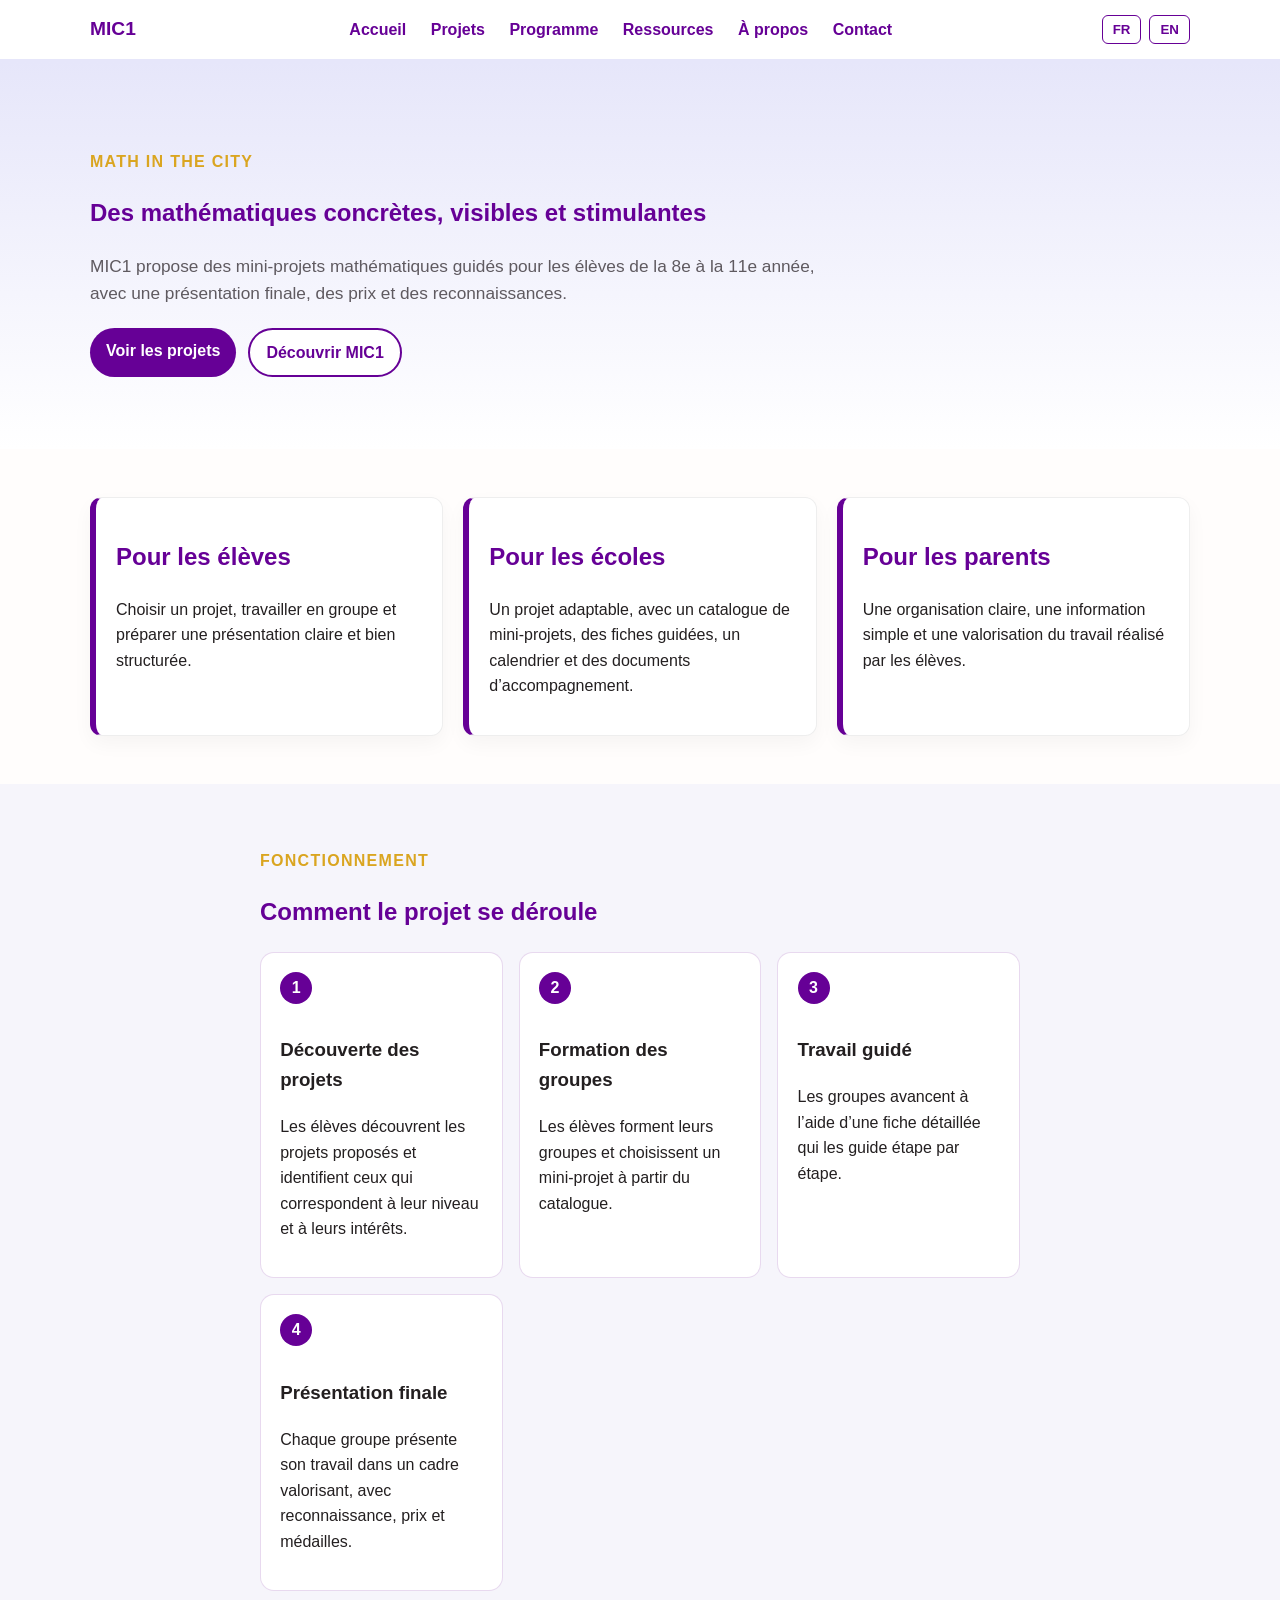
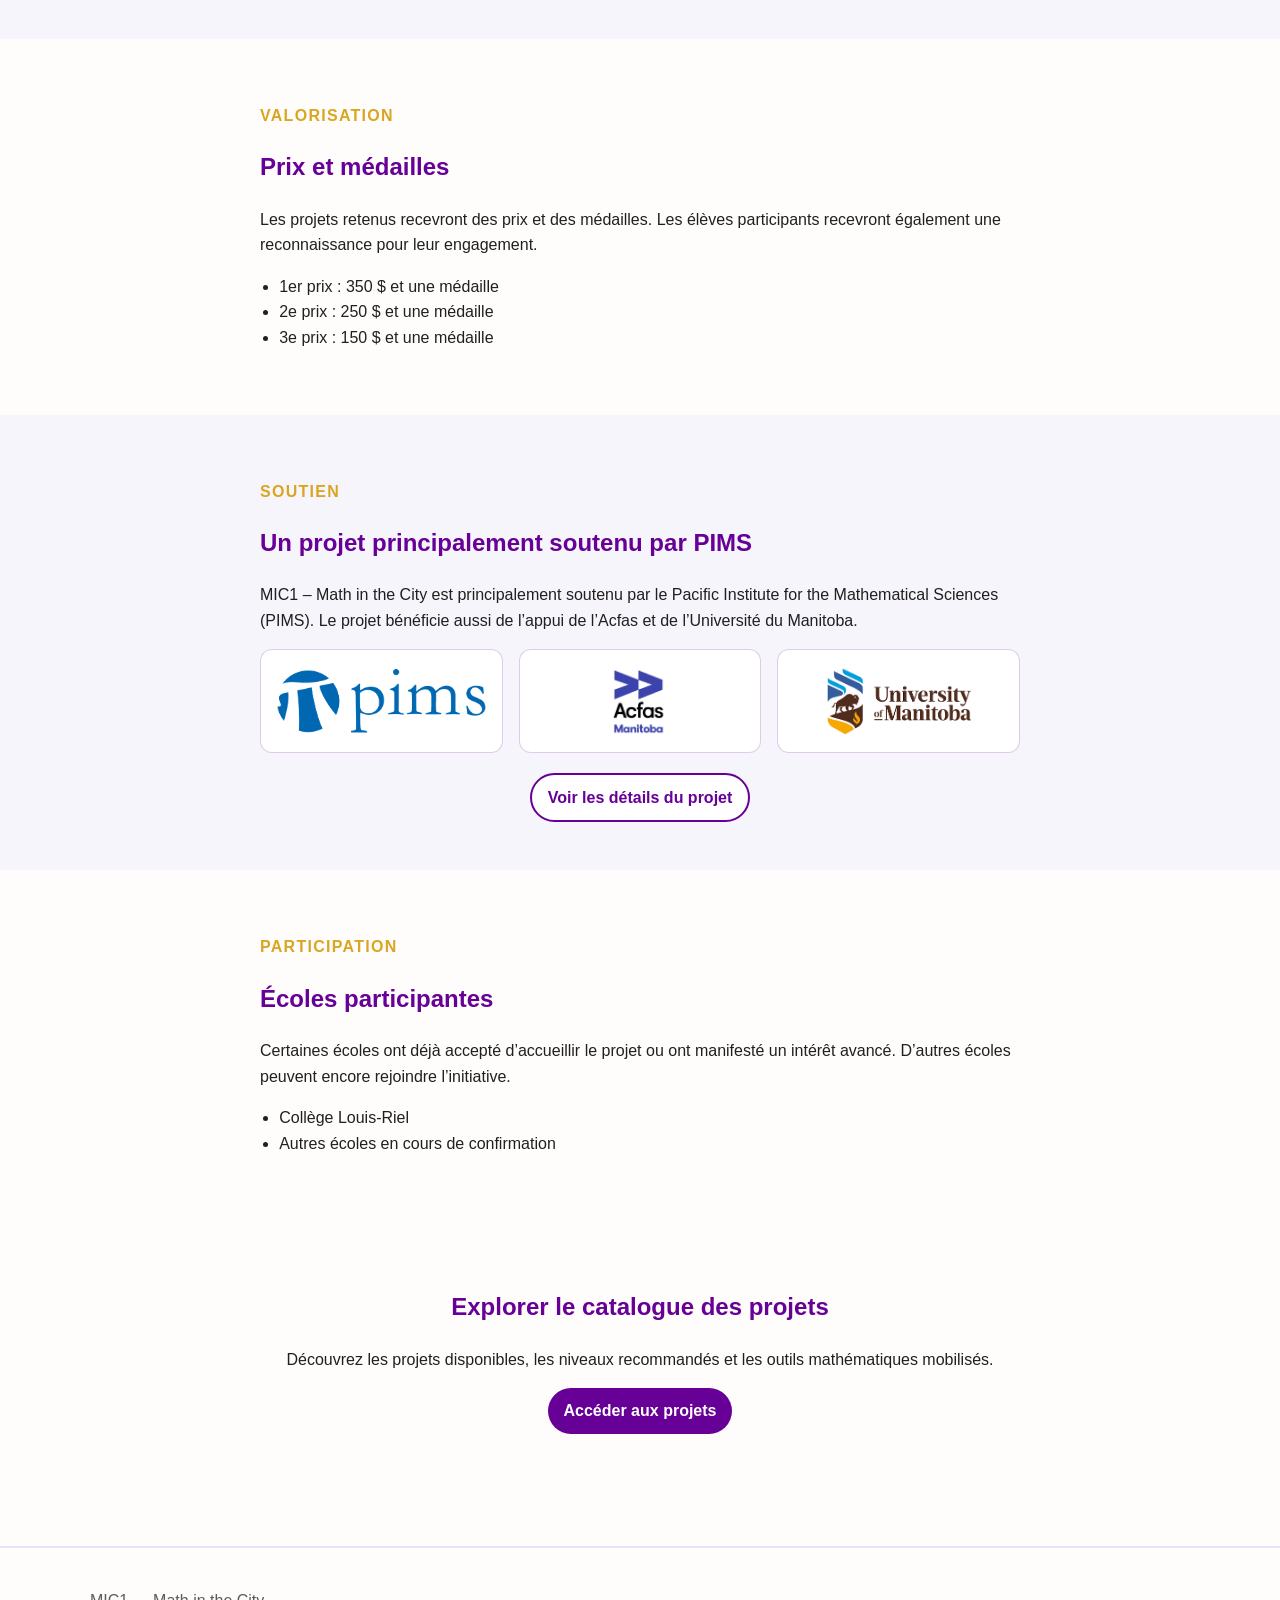
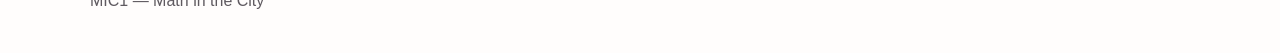
<file: index.html>
<!DOCTYPE html>
<html lang="fr">
<head>
  <meta charset="UTF-8" />
  <meta name="viewport" content="width=device-width, initial-scale=1.0" />
  <title>MIC1 — Math in the City</title>
  <link rel="stylesheet" href="styles.css" />
</head>

<body data-page="index">
  <header class="site-header">
    <div class="container nav">
      <div class="brand">MIC1</div>

      
      <nav>
  <a href="index.html" data-fr="Accueil" data-en="Home">Accueil</a>
  <a href="projects.html" data-fr="Projets" data-en="Projects">Projets</a>
  <a href="programme.html" data-fr="Programme" data-en="Program">Programme</a>
  <a href="resources.html" data-fr="Ressources" data-en="Resources">Ressources</a>
  <a href="about.html" data-fr="À propos" data-en="About">À propos</a>
  <a href="contact.html" data-fr="Contact" data-en="Contact">Contact</a>
</nav>

      <div class="lang-switch">
        <button type="button" data-lang="fr">FR</button>
        <button type="button" data-lang="en">EN</button>
      </div>
    </div>
  </header>

  <main>
    <section class="hero">
      <div class="container">
        <p class="eyebrow"
           data-fr="Math in the City"
           data-en="Math in the City">
          Math in the City
        </p>

        <h1
          data-fr="Des mathématiques concrètes, visibles et stimulantes"
          data-en="Concrete, visible, and engaging mathematics">
          Des mathématiques concrètes, visibles et stimulantes
        </h1>

        <p class="lead"
           data-fr="MIC1 propose des mini-projets mathématiques guidés pour les élèves de la 8e à la 11e année, avec une présentation finale, des prix et des reconnaissances."
           data-en="MIC1 offers guided mathematical mini-projects for students in Grades 8 to 11, with a final presentation, prizes, and recognition.">
          MIC1 propose des mini-projets mathématiques guidés pour les élèves de la 8e à la 11e année, avec une présentation finale, des prix et des reconnaissances.
        </p>

        <div class="cta-row">
          <a class="btn btn-primary" href="projects.html"
             data-fr="Voir les projets"
             data-en="View projects">
            Voir les projets
          </a>

          <a class="btn btn-secondary" href="about.html"
             data-fr="Découvrir MIC1"
             data-en="Discover MIC1">
            Découvrir MIC1
          </a>
        </div>
      </div>
    </section>

    <section class="section">
      <div class="container grid-3">
        <article class="card">
          <h2
            data-fr="Pour les élèves"
            data-en="For students">
            Pour les élèves
          </h2>

          <p
            data-fr="Choisir un projet, travailler en groupe et préparer une présentation claire et bien structurée."
            data-en="Choose a project, work in a team, and prepare a clear and well-structured presentation.">
            Choisir un projet, travailler en groupe et préparer une présentation claire et bien structurée.
          </p>
        </article>

        <article class="card">
          <h2
            data-fr="Pour les écoles"
            data-en="For schools">
            Pour les écoles
          </h2>

          <p
            data-fr="Un projet adaptable, avec un catalogue de mini-projets, des fiches guidées, un calendrier et des documents d’accompagnement."
            data-en="A flexible project with a catalogue of mini-projects, guided sheets, a timeline, and supporting documents.">
            Un projet adaptable, avec un catalogue de mini-projets, des fiches guidées, un calendrier et des documents d’accompagnement.
          </p>
        </article>

        <article class="card">
          <h2
            data-fr="Pour les parents"
            data-en="For parents">
            Pour les parents
          </h2>

          <p
            data-fr="Une organisation claire, une information simple et une valorisation du travail réalisé par les élèves."
            data-en="Clear organization, simple information, and recognition of the work completed by students.">
            Une organisation claire, une information simple et une valorisation du travail réalisé par les élèves.
          </p>
        </article>
      </div>
    </section>

    <section class="section alt-section">
      <div class="container narrow">
        <p class="eyebrow"
           data-fr="Fonctionnement"
           data-en="How it works">
          Fonctionnement
        </p>

        <h2
          data-fr="Comment le projet se déroule"
          data-en="How the project works">
          Comment le projet se déroule
        </h2>

        <div class="steps-grid">
          <div class="step-card">
            <span class="step-number">1</span>

            <h3
              data-fr="Découverte des projets"
              data-en="Project discovery">
              Découverte des projets
            </h3>

            <p
              data-fr="Les élèves découvrent les projets proposés et identifient ceux qui correspondent à leur niveau et à leurs intérêts."
              data-en="Students explore the proposed projects and identify those that match their level and interests.">
              Les élèves découvrent les projets proposés et identifient ceux qui correspondent à leur niveau et à leurs intérêts.
            </p>
          </div>

          <div class="step-card">
            <span class="step-number">2</span>

            <h3
              data-fr="Formation des groupes"
              data-en="Team formation">
              Formation des groupes
            </h3>

            <p
              data-fr="Les élèves forment leurs groupes et choisissent un mini-projet à partir du catalogue."
              data-en="Students form teams and choose a mini-project from the catalogue.">
              Les élèves forment leurs groupes et choisissent un mini-projet à partir du catalogue.
            </p>
          </div>

          <div class="step-card">
            <span class="step-number">3</span>

            <h3
              data-fr="Travail guidé"
              data-en="Guided work">
              Travail guidé
            </h3>

            <p
              data-fr="Les groupes avancent à l’aide d’une fiche détaillée qui les guide étape par étape."
              data-en="Teams work with a detailed sheet that guides them step by step.">
              Les groupes avancent à l’aide d’une fiche détaillée qui les guide étape par étape.
            </p>
          </div>

          <div class="step-card">
            <span class="step-number">4</span>

            <h3
              data-fr="Présentation finale"
              data-en="Final presentation">
              Présentation finale
            </h3>

            <p
              data-fr="Chaque groupe présente son travail dans un cadre valorisant, avec reconnaissance, prix et médailles."
              data-en="Each team presents its work in a rewarding setting, with recognition, prizes, and medals.">
              Chaque groupe présente son travail dans un cadre valorisant, avec reconnaissance, prix et médailles.
            </p>
          </div>
        </div>
      </div>
    </section>

    <section class="section">
      <div class="container narrow">
        <p class="eyebrow"
           data-fr="Valorisation"
           data-en="Recognition">
          Valorisation
        </p>

        <h2
          data-fr="Prix et médailles"
          data-en="Prizes and medals">
          Prix et médailles
        </h2>

        <p
          data-fr="Les projets retenus recevront des prix et des médailles. Les élèves participants recevront également une reconnaissance pour leur engagement."
          data-en="Selected projects will receive prizes and medals. Participating students will also receive recognition for their engagement.">
          Les projets retenus recevront des prix et des médailles. Les élèves participants recevront également une reconnaissance pour leur engagement.
        </p>

        <ul class="awards-list">
          <li
            data-fr="1er prix : 350 $ et une médaille"
            data-en="1st prize: $350 and a medal">
            1er prix : 350 $ et une médaille
          </li>

          <li
            data-fr="2e prix : 250 $ et une médaille"
            data-en="2nd prize: $250 and a medal">
            2e prix : 250 $ et une médaille
          </li>

          <li
            data-fr="3e prix : 150 $ et une médaille"
            data-en="3rd prize: $150 and a medal">
            3e prix : 150 $ et une médaille
          </li>
        </ul>
      </div>
    </section>

    <section class="section alt-section">
      <div class="container narrow">
        <p class="eyebrow"
           data-fr="Soutien"
           data-en="Support">
          Soutien
        </p>

        <h2
          data-fr="Un projet principalement soutenu par PIMS"
          data-en="A project primarily supported by PIMS">
          Un projet principalement soutenu par PIMS
        </h2>

        <p
          data-fr="MIC1 – Math in the City est principalement soutenu par le Pacific Institute for the Mathematical Sciences (PIMS). Le projet bénéficie aussi de l’appui de l’Acfas et de l’Université du Manitoba."
          data-en="MIC1 – Math in the City is primarily supported by the Pacific Institute for the Mathematical Sciences (PIMS). The project also receives support from Acfas and the University of Manitoba.">
          MIC1 – Math in the City est principalement soutenu par le Pacific Institute for the Mathematical Sciences (PIMS). Le projet bénéficie aussi de l’appui de l’Acfas et de l’Université du Manitoba.
        </p>

        <div class="logo-grid">
          <div class="logo-card">
            <img src="images/logo-pims.png" alt="Pacific Institute for the Mathematical Sciences" />
          </div>

          <div class="logo-card">
            <img src="images/logo-acfas.png" alt="Acfas" />
          </div>

          <div class="logo-card">
            <img src="images/logo-umath.png" alt="University of Manitoba Department of Mathematics" />
          </div>
        </div>

        <div class="center-button">
          <a class="btn btn-secondary" href="about.html"
             data-fr="Voir les détails du projet"
             data-en="See project details">
            Voir les détails du projet
          </a>
        </div>
      </div>
    </section>

    <section class="section">
      <div class="container narrow">
        <p class="eyebrow"
           data-fr="Participation"
           data-en="Participation">
          Participation
        </p>

        <h2
          data-fr="Écoles participantes"
          data-en="Participating schools">
          Écoles participantes
        </h2>

        <p
          data-fr="Certaines écoles ont déjà accepté d’accueillir le projet ou ont manifesté un intérêt avancé. D’autres écoles peuvent encore rejoindre l’initiative."
          data-en="Some schools have already agreed to host the project or have expressed strong interest. Other schools can still join the initiative.">
          Certaines écoles ont déjà accepté d’accueillir le projet ou ont manifesté un intérêt avancé. D’autres écoles peuvent encore rejoindre l’initiative.
        </p>

        <ul class="schools-list">
          <li
            data-fr="Collège Louis-Riel"
            data-en="Collège Louis-Riel">
            Collège Louis-Riel
          </li>

          <li
            data-fr="Autres écoles en cours de confirmation"
            data-en="Other schools to be confirmed">
            Autres écoles en cours de confirmation
          </li>
        </ul>
      </div>
    </section>

    <section class="section cta-section">
      <div class="container narrow center-text">
        <h2
          data-fr="Explorer le catalogue des projets"
          data-en="Explore the project catalogue">
          Explorer le catalogue des projets
        </h2>

        <p
          data-fr="Découvrez les projets disponibles, les niveaux recommandés et les outils mathématiques mobilisés."
          data-en="Discover the available projects, recommended grade levels, and mathematical tools involved.">
          Découvrez les projets disponibles, les niveaux recommandés et les outils mathématiques mobilisés.
        </p>

        <a class="btn btn-primary" href="projects.html"
           data-fr="Accéder aux projets"
           data-en="Go to projects">
          Accéder aux projets
        </a>
      </div>
    </section>
  </main>

  <footer class="site-footer">
    <div class="container">
      <p>MIC1 — Math in the City</p>
    </div>
  </footer>

  <script src="app.js"></script>
</body>
</html>
</file>
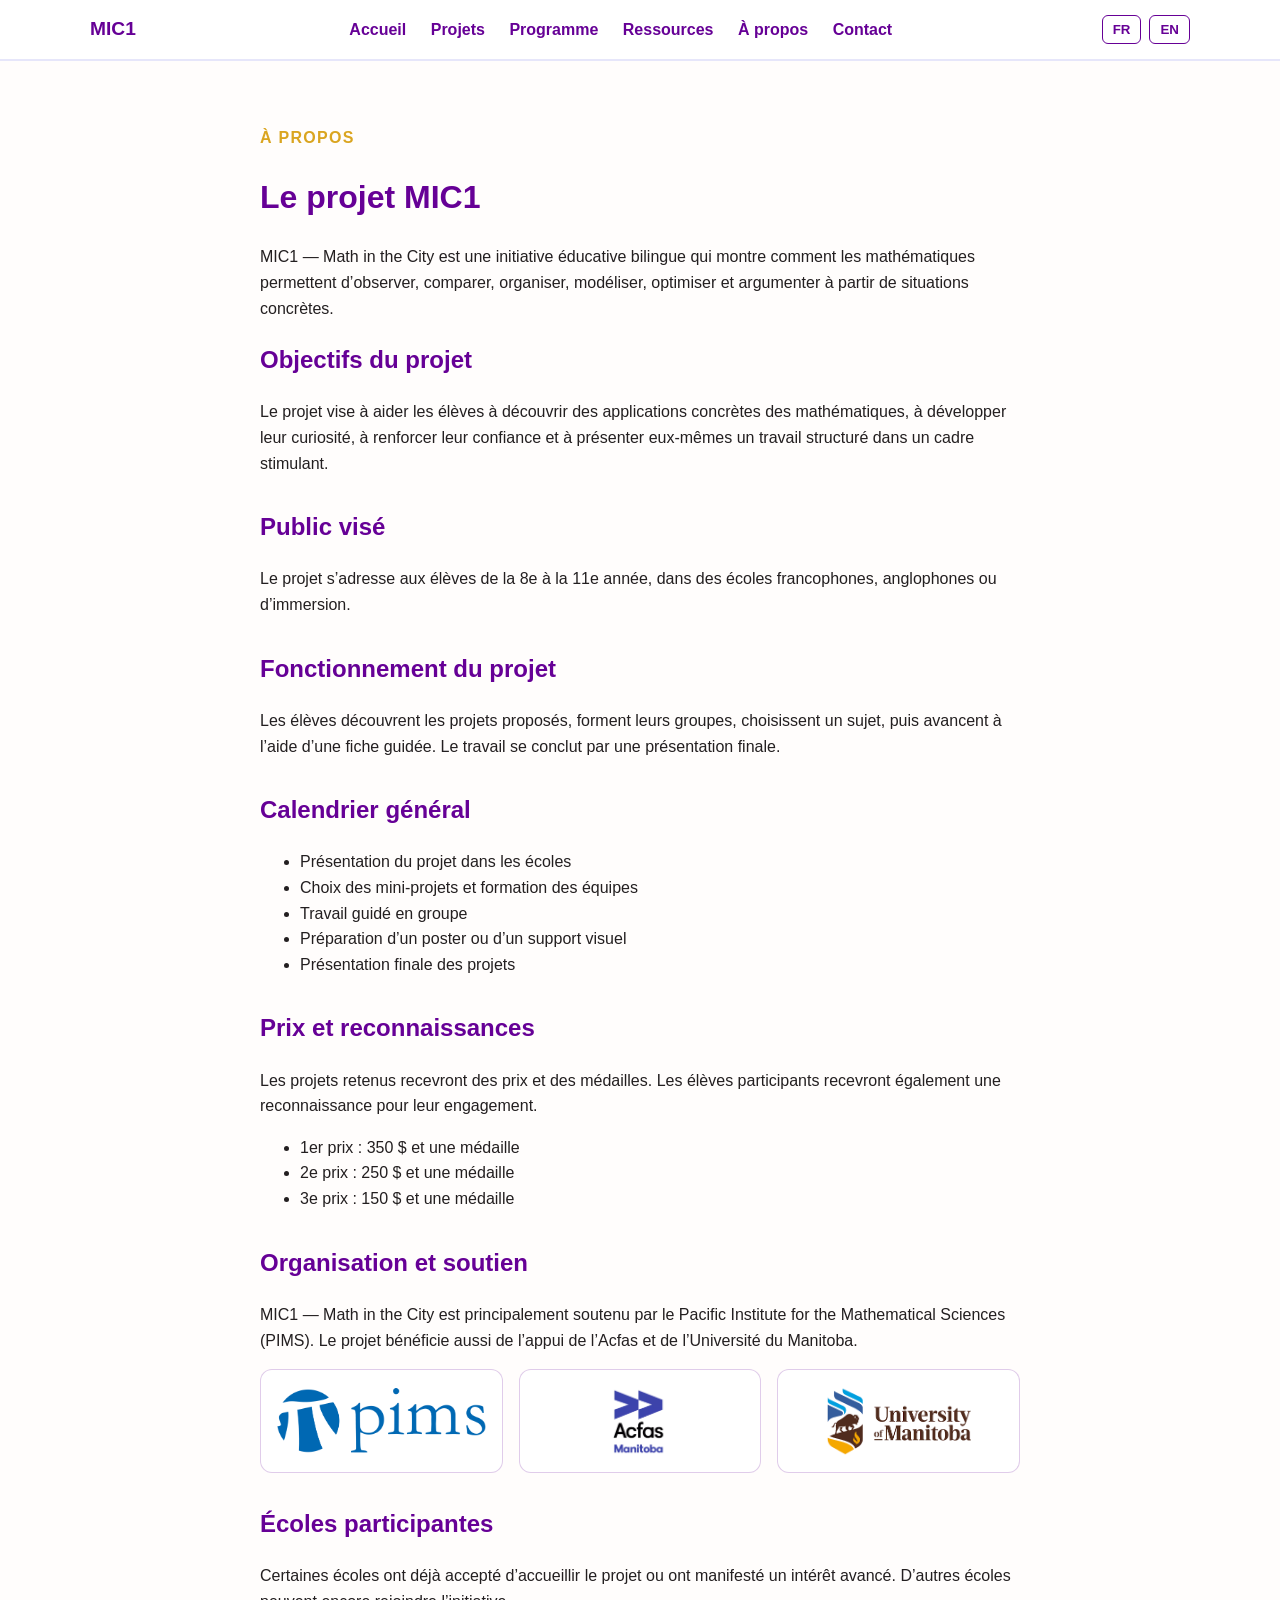
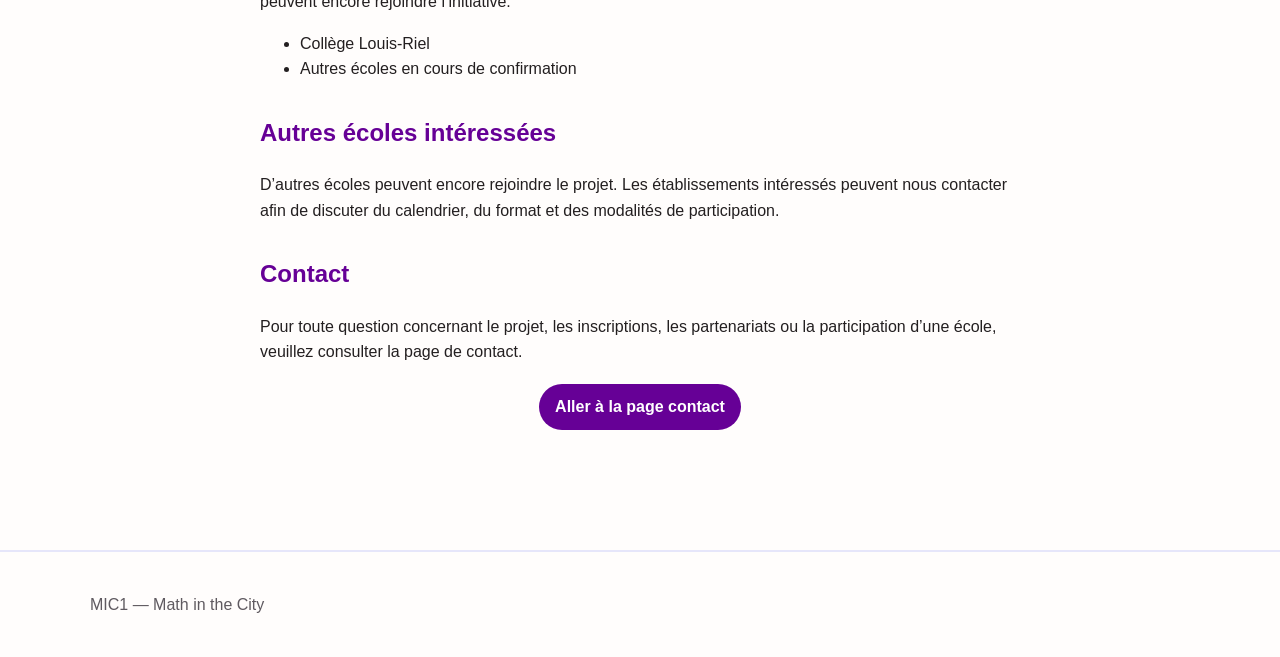
<file: about.html>
<!DOCTYPE html>
<html lang="fr">
<head>
  <meta charset="UTF-8" />
  <meta name="viewport" content="width=device-width, initial-scale=1.0" />
  <title>MIC1 — Le projet</title>
  <link rel="stylesheet" href="styles.css" />
</head>

<body data-page="about">
  <header class="site-header">
    <div class="container nav">
      <div class="brand">MIC1</div>

     <nav>
  <a href="index.html" data-fr="Accueil" data-en="Home">Accueil</a>
  <a href="projects.html" data-fr="Projets" data-en="Projects">Projets</a>
  <a href="programme.html" data-fr="Programme" data-en="Program">Programme</a>
  <a href="resources.html" data-fr="Ressources" data-en="Resources">Ressources</a>
  <a href="about.html" data-fr="À propos" data-en="About">À propos</a>
  <a href="contact.html" data-fr="Contact" data-en="Contact">Contact</a>
</nav>

      <div class="lang-switch">
        <button type="button" data-lang="fr">FR</button>
        <button type="button" data-lang="en">EN</button>
      </div>
    </div>
  </header>

  <main class="section">
    <div class="container narrow">
      <p class="eyebrow"
         data-fr="À propos"
         data-en="About">
        À propos
      </p>

      <h1
        data-fr="Le projet MIC1"
        data-en="The MIC1 project">
        Le projet MIC1
      </h1>

      <p
        data-fr="MIC1 — Math in the City est une initiative éducative bilingue qui montre comment les mathématiques permettent d’observer, comparer, organiser, modéliser, optimiser et argumenter à partir de situations concrètes."
        data-en="MIC1 — Math in the City is a bilingual educational initiative that shows how mathematics can be used to observe, compare, organize, model, optimize, and build arguments from real-life situations.">
        MIC1 — Math in the City est une initiative éducative bilingue qui montre comment les mathématiques permettent d’observer, comparer, organiser, modéliser, optimiser et argumenter à partir de situations concrètes.
      </p>

      <section class="content-block">
        <h2
          data-fr="Objectifs du projet"
          data-en="Project objectives">
          Objectifs du projet
        </h2>

        <p
          data-fr="Le projet vise à aider les élèves à découvrir des applications concrètes des mathématiques, à développer leur curiosité, à renforcer leur confiance et à présenter eux-mêmes un travail structuré dans un cadre stimulant."
          data-en="The project aims to help students discover concrete applications of mathematics, develop their curiosity, strengthen their confidence, and present structured work in a stimulating setting.">
          Le projet vise à aider les élèves à découvrir des applications concrètes des mathématiques, à développer leur curiosité, à renforcer leur confiance et à présenter eux-mêmes un travail structuré dans un cadre stimulant.
        </p>
      </section>

      <section class="content-block">
        <h2
          data-fr="Public visé"
          data-en="Target audience">
          Public visé
        </h2>

        <p
          data-fr="Le projet s’adresse aux élèves de la 8e à la 11e année, dans des écoles francophones, anglophones ou d’immersion."
          data-en="The project is intended for students in Grades 8 to 11, in Francophone, Anglophone, or immersion schools.">
          Le projet s’adresse aux élèves de la 8e à la 11e année, dans des écoles francophones, anglophones ou d’immersion.
        </p>
      </section>

      <section class="content-block">
        <h2
          data-fr="Fonctionnement du projet"
          data-en="How the project works">
          Fonctionnement du projet
        </h2>

        <p
          data-fr="Les élèves découvrent les projets proposés, forment leurs groupes, choisissent un sujet, puis avancent à l’aide d’une fiche guidée. Le travail se conclut par une présentation finale."
          data-en="Students explore the proposed projects, form teams, choose a topic, and work with a guided project sheet. The process ends with a final presentation.">
          Les élèves découvrent les projets proposés, forment leurs groupes, choisissent un sujet, puis avancent à l’aide d’une fiche guidée. Le travail se conclut par une présentation finale.
        </p>
      </section>

      <section class="content-block">
        <h2
          data-fr="Calendrier général"
          data-en="General timeline">
          Calendrier général
        </h2>

        <ul>
          <li
            data-fr="Présentation du projet dans les écoles"
            data-en="Project presentation in schools">
            Présentation du projet dans les écoles
          </li>

          <li
            data-fr="Choix des mini-projets et formation des équipes"
            data-en="Selection of mini-projects and team formation">
            Choix des mini-projets et formation des équipes
          </li>

          <li
            data-fr="Travail guidé en groupe"
            data-en="Guided team work">
            Travail guidé en groupe
          </li>

          <li
            data-fr="Préparation d’un poster ou d’un support visuel"
            data-en="Preparation of a poster or visual presentation">
            Préparation d’un poster ou d’un support visuel
          </li>

          <li
            data-fr="Présentation finale des projets"
            data-en="Final presentation of the projects">
            Présentation finale des projets
          </li>
        </ul>
      </section>

      <section class="content-block">
        <h2
          data-fr="Prix et reconnaissances"
          data-en="Prizes and recognition">
          Prix et reconnaissances
        </h2>

        <p
          data-fr="Les projets retenus recevront des prix et des médailles. Les élèves participants recevront également une reconnaissance pour leur engagement."
          data-en="Selected projects will receive prizes and medals. Participating students will also receive recognition for their engagement.">
          Les projets retenus recevront des prix et des médailles. Les élèves participants recevront également une reconnaissance pour leur engagement.
        </p>

        <ul>
          <li
            data-fr="1er prix : 350 $ et une médaille"
            data-en="1st prize: $350 and a medal">
            1er prix : 350 $ et une médaille
          </li>

          <li
            data-fr="2e prix : 250 $ et une médaille"
            data-en="2nd prize: $250 and a medal">
            2e prix : 250 $ et une médaille
          </li>

          <li
            data-fr="3e prix : 150 $ et une médaille"
            data-en="3rd prize: $150 and a medal">
            3e prix : 150 $ et une médaille
          </li>
        </ul>
      </section>

      <section class="content-block">
        <h2
          data-fr="Organisation et soutien"
          data-en="Organization and support">
          Organisation et soutien
        </h2>

        <p
          data-fr="MIC1 — Math in the City est principalement soutenu par le Pacific Institute for the Mathematical Sciences (PIMS). Le projet bénéficie aussi de l’appui de l’Acfas et de l’Université du Manitoba."
          data-en="MIC1 — Math in the City is primarily supported by the Pacific Institute for the Mathematical Sciences (PIMS). The project also receives support from Acfas and the University of Manitoba.">
          MIC1 — Math in the City est principalement soutenu par le Pacific Institute for the Mathematical Sciences (PIMS). Le projet bénéficie aussi de l’appui de l’Acfas et de l’Université du Manitoba.
        </p>

        <div class="logo-grid">
          <div class="logo-card">
            <img src="images/logo-pims.png" alt="Pacific Institute for the Mathematical Sciences" />
          </div>

          <div class="logo-card">
            <img src="images/logo-acfas.png" alt="Acfas" />
          </div>

          <div class="logo-card">
            <img src="images/logo-umath.png" alt="University of Manitoba Department of Mathematics" />
          </div>
        </div>
      </section>

      <section class="content-block">
        <h2
          data-fr="Écoles participantes"
          data-en="Participating schools">
          Écoles participantes
        </h2>

        <p
          data-fr="Certaines écoles ont déjà accepté d’accueillir le projet ou ont manifesté un intérêt avancé. D’autres écoles peuvent encore rejoindre l’initiative."
          data-en="Some schools have already agreed to host the project or have expressed strong interest. Other schools can still join the initiative.">
          Certaines écoles ont déjà accepté d’accueillir le projet ou ont manifesté un intérêt avancé. D’autres écoles peuvent encore rejoindre l’initiative.
        </p>

        <ul>
          <li
            data-fr="Collège Louis-Riel"
            data-en="Collège Louis-Riel">
            Collège Louis-Riel
          </li>

          <li
            data-fr="Autres écoles en cours de confirmation"
            data-en="Other schools to be confirmed">
            Autres écoles en cours de confirmation
          </li>
        </ul>
      </section>

      <section class="content-block">
        <h2
          data-fr="Autres écoles intéressées"
          data-en="Other interested schools">
          Autres écoles intéressées
        </h2>

        <p
          data-fr="D’autres écoles peuvent encore rejoindre le projet. Les établissements intéressés peuvent nous contacter afin de discuter du calendrier, du format et des modalités de participation."
          data-en="Other schools can still join the project. Interested schools may contact us to discuss the timeline, format, and participation details.">
          D’autres écoles peuvent encore rejoindre le projet. Les établissements intéressés peuvent nous contacter afin de discuter du calendrier, du format et des modalités de participation.
        </p>
      </section>

      <section class="content-block">
        <h2
          data-fr="Contact"
          data-en="Contact">
          Contact
        </h2>

        <p
          data-fr="Pour toute question concernant le projet, les inscriptions, les partenariats ou la participation d’une école, veuillez consulter la page de contact."
          data-en="For any question about the project, registration, partnerships, or school participation, please visit the contact page.">
          Pour toute question concernant le projet, les inscriptions, les partenariats ou la participation d’une école, veuillez consulter la page de contact.
        </p>

        <p class="center-button">
          <a class="btn btn-primary" href="contact.html"
             data-fr="Aller à la page contact"
             data-en="Go to contact page">
            Aller à la page contact
          </a>
        </p>
      </section>
    </div>
  </main>

  <footer class="site-footer">
    <div class="container">
      <p>MIC1 — Math in the City</p>
    </div>
  </footer>

  <script src="app.js"></script>
</body>
</html>
</file>
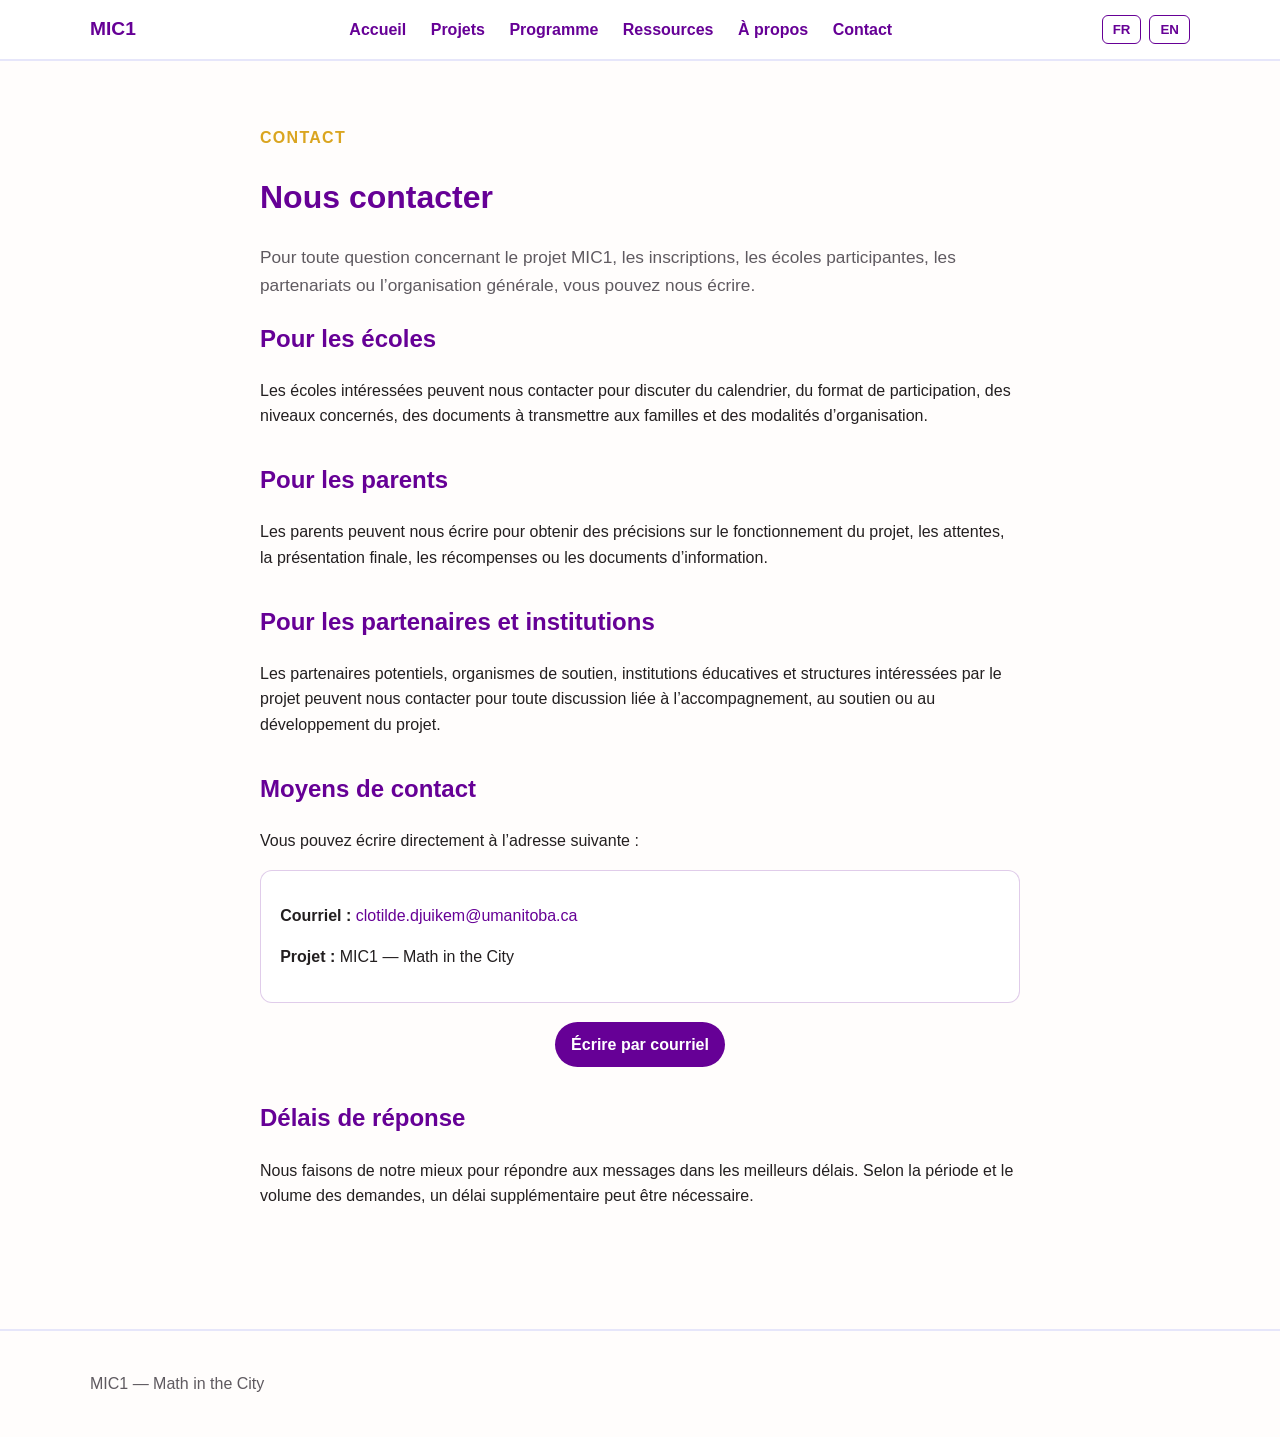
<file: contact.html>
<!DOCTYPE html>
<html lang="fr">
<head>
  <meta charset="UTF-8" />
  <meta name="viewport" content="width=device-width, initial-scale=1.0" />
  <title>MIC1 — Contact</title>
  <link rel="stylesheet" href="styles.css" />
</head>

<body data-page="contact">
  <header class="site-header">
    <div class="container nav">
      <div class="brand">MIC1</div>

     <nav>
  <a href="index.html" data-fr="Accueil" data-en="Home">Accueil</a>
  <a href="projects.html" data-fr="Projets" data-en="Projects">Projets</a>
  <a href="programme.html" data-fr="Programme" data-en="Program">Programme</a>
  <a href="resources.html" data-fr="Ressources" data-en="Resources">Ressources</a>
  <a href="about.html" data-fr="À propos" data-en="About">À propos</a>
  <a href="contact.html" data-fr="Contact" data-en="Contact">Contact</a>
</nav>

      <div class="lang-switch">
        <button type="button" data-lang="fr">FR</button>
        <button type="button" data-lang="en">EN</button>
      </div>
    </div>
  </header>

  <main class="section">
    <div class="container narrow">
      <p class="eyebrow"
         data-fr="Contact"
         data-en="Contact">
        Contact
      </p>

      <h1
        data-fr="Nous contacter"
        data-en="Contact us">
        Nous contacter
      </h1>

      <p class="lead"
         data-fr="Pour toute question concernant le projet MIC1, les inscriptions, les écoles participantes, les partenariats ou l’organisation générale, vous pouvez nous écrire."
         data-en="For any question about the MIC1 project, registration, participating schools, partnerships, or general organization, you can contact us.">
        Pour toute question concernant le projet MIC1, les inscriptions, les écoles participantes, les partenariats ou l’organisation générale, vous pouvez nous écrire.
      </p>

      <section class="content-block">
        <h2
          data-fr="Pour les écoles"
          data-en="For schools">
          Pour les écoles
        </h2>

        <p
          data-fr="Les écoles intéressées peuvent nous contacter pour discuter du calendrier, du format de participation, des niveaux concernés, des documents à transmettre aux familles et des modalités d’organisation."
          data-en="Interested schools can contact us to discuss the timeline, participation format, grade levels involved, documents to share with families, and organizational details.">
          Les écoles intéressées peuvent nous contacter pour discuter du calendrier, du format de participation, des niveaux concernés, des documents à transmettre aux familles et des modalités d’organisation.
        </p>
      </section>

      <section class="content-block">
        <h2
          data-fr="Pour les parents"
          data-en="For parents">
          Pour les parents
        </h2>

        <p
          data-fr="Les parents peuvent nous écrire pour obtenir des précisions sur le fonctionnement du projet, les attentes, la présentation finale, les récompenses ou les documents d’information."
          data-en="Parents can contact us for more information about how the project works, expectations, the final presentation, awards, or information documents.">
          Les parents peuvent nous écrire pour obtenir des précisions sur le fonctionnement du projet, les attentes, la présentation finale, les récompenses ou les documents d’information.
        </p>
      </section>

      <section class="content-block">
        <h2
          data-fr="Pour les partenaires et institutions"
          data-en="For partners and institutions">
          Pour les partenaires et institutions
        </h2>

        <p
          data-fr="Les partenaires potentiels, organismes de soutien, institutions éducatives et structures intéressées par le projet peuvent nous contacter pour toute discussion liée à l’accompagnement, au soutien ou au développement du projet."
          data-en="Potential partners, supporting organizations, educational institutions, and groups interested in the project can contact us to discuss support, collaboration, or project development.">
          Les partenaires potentiels, organismes de soutien, institutions éducatives et structures intéressées par le projet peuvent nous contacter pour toute discussion liée à l’accompagnement, au soutien ou au développement du projet.
        </p>
      </section>

      <section class="content-block">
        <h2
          data-fr="Moyens de contact"
          data-en="Contact information">
          Moyens de contact
        </h2>

        <p
          data-fr="Vous pouvez écrire directement à l’adresse suivante :"
          data-en="You can write directly to the following email address:">
          Vous pouvez écrire directement à l’adresse suivante :
        </p>

        <div class="contact-card">
          <p>
            <strong
              data-fr="Courriel :"
              data-en="Email:">Courriel :</strong>
            <a href="mailto:clotilde.djuikem@umanitoba.ca">clotilde.djuikem@umanitoba.ca</a>
          </p>

          <p>
            <strong
              data-fr="Projet :"
              data-en="Project:">Projet :</strong>
            MIC1 — Math in the City
          </p>
        </div>

        <div class="center-button">
          <a class="btn btn-primary"
             href="mailto:clotilde.djuikem@umanitoba.ca?subject=MIC1%20-%20Math%20in%20the%20City"
             data-fr="Écrire par courriel"
             data-en="Send an email">
            Écrire par courriel
          </a>
        </div>
      </section>

      <section class="content-block">
        <h2
          data-fr="Délais de réponse"
          data-en="Response time">
          Délais de réponse
        </h2>

        <p
          data-fr="Nous faisons de notre mieux pour répondre aux messages dans les meilleurs délais. Selon la période et le volume des demandes, un délai supplémentaire peut être nécessaire."
          data-en="We do our best to respond as soon as possible. Depending on the period and the number of requests, additional time may be needed.">
          Nous faisons de notre mieux pour répondre aux messages dans les meilleurs délais. Selon la période et le volume des demandes, un délai supplémentaire peut être nécessaire.
        </p>
      </section>
    </div>
  </main>

  <footer class="site-footer">
    <div class="container">
      <p>MIC1 — Math in the City</p>
    </div>
  </footer>

  <script src="app.js"></script>
</body>
</html>
</file>
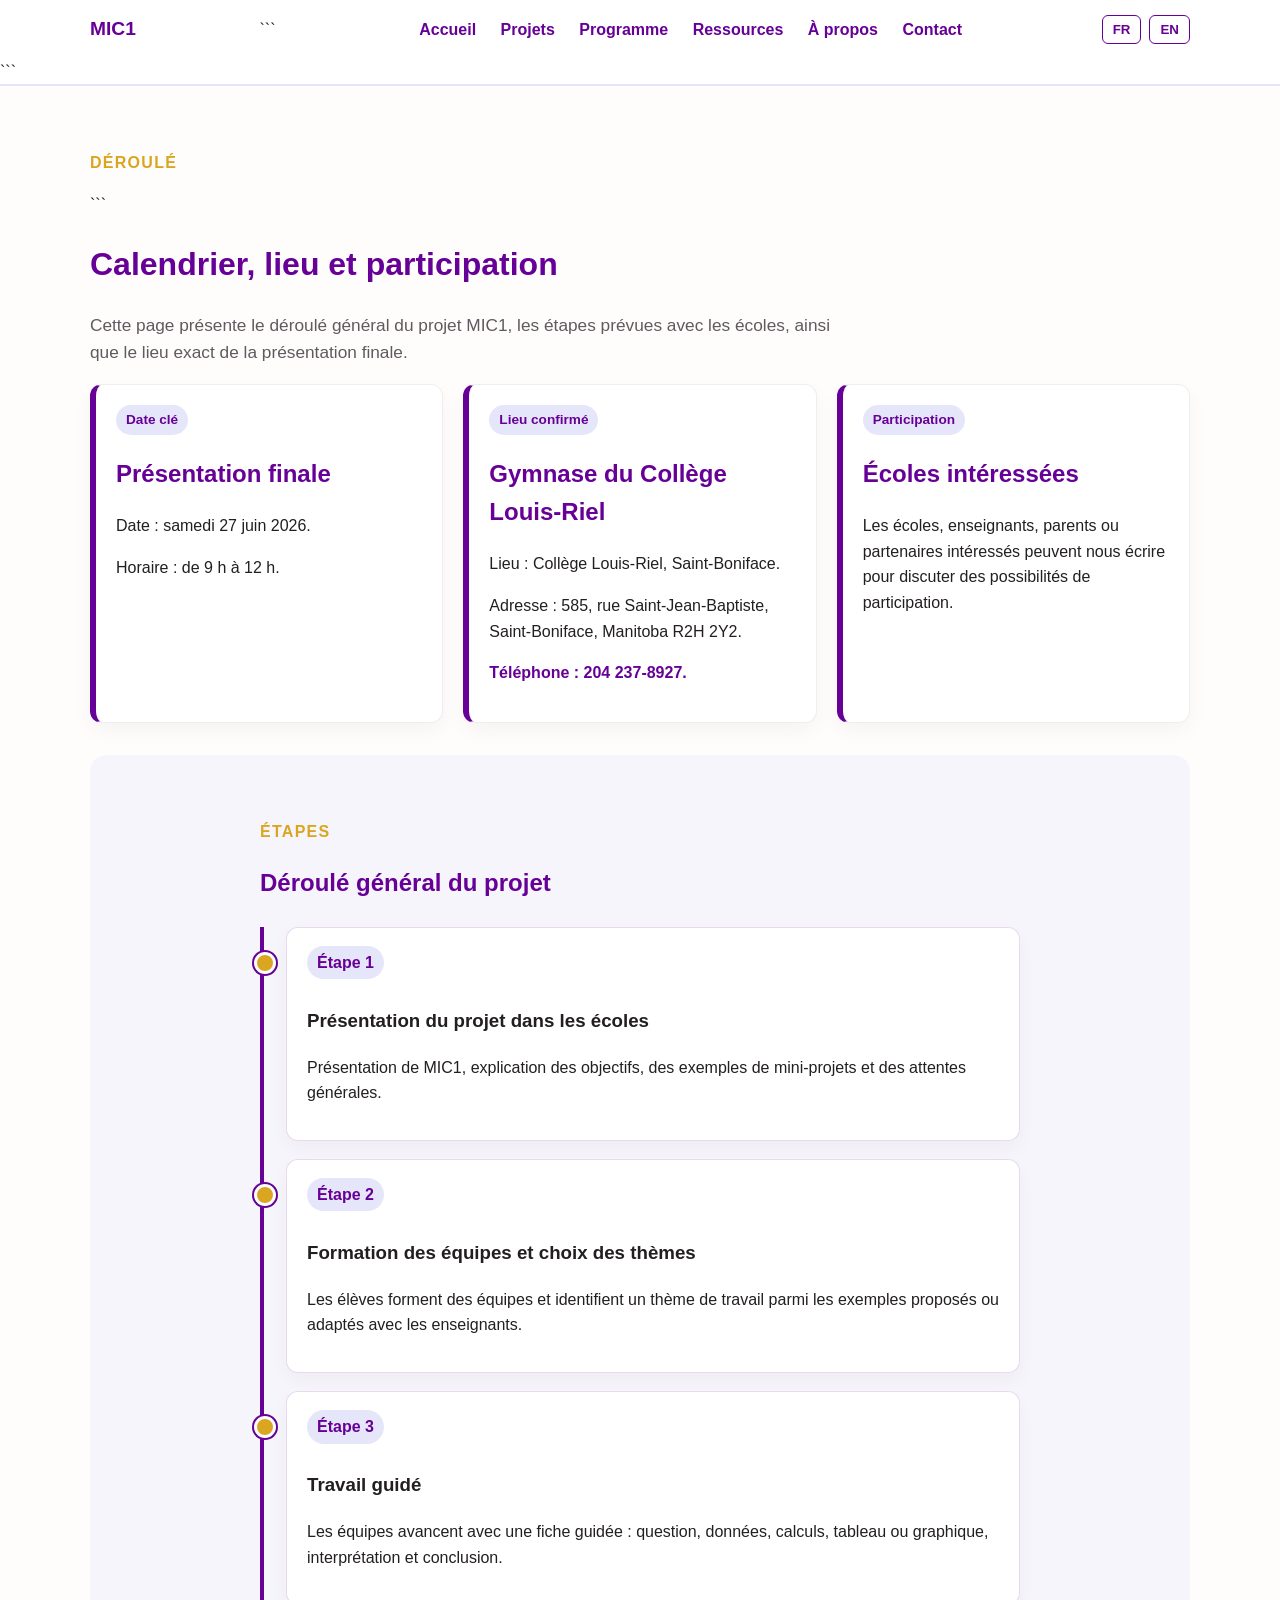
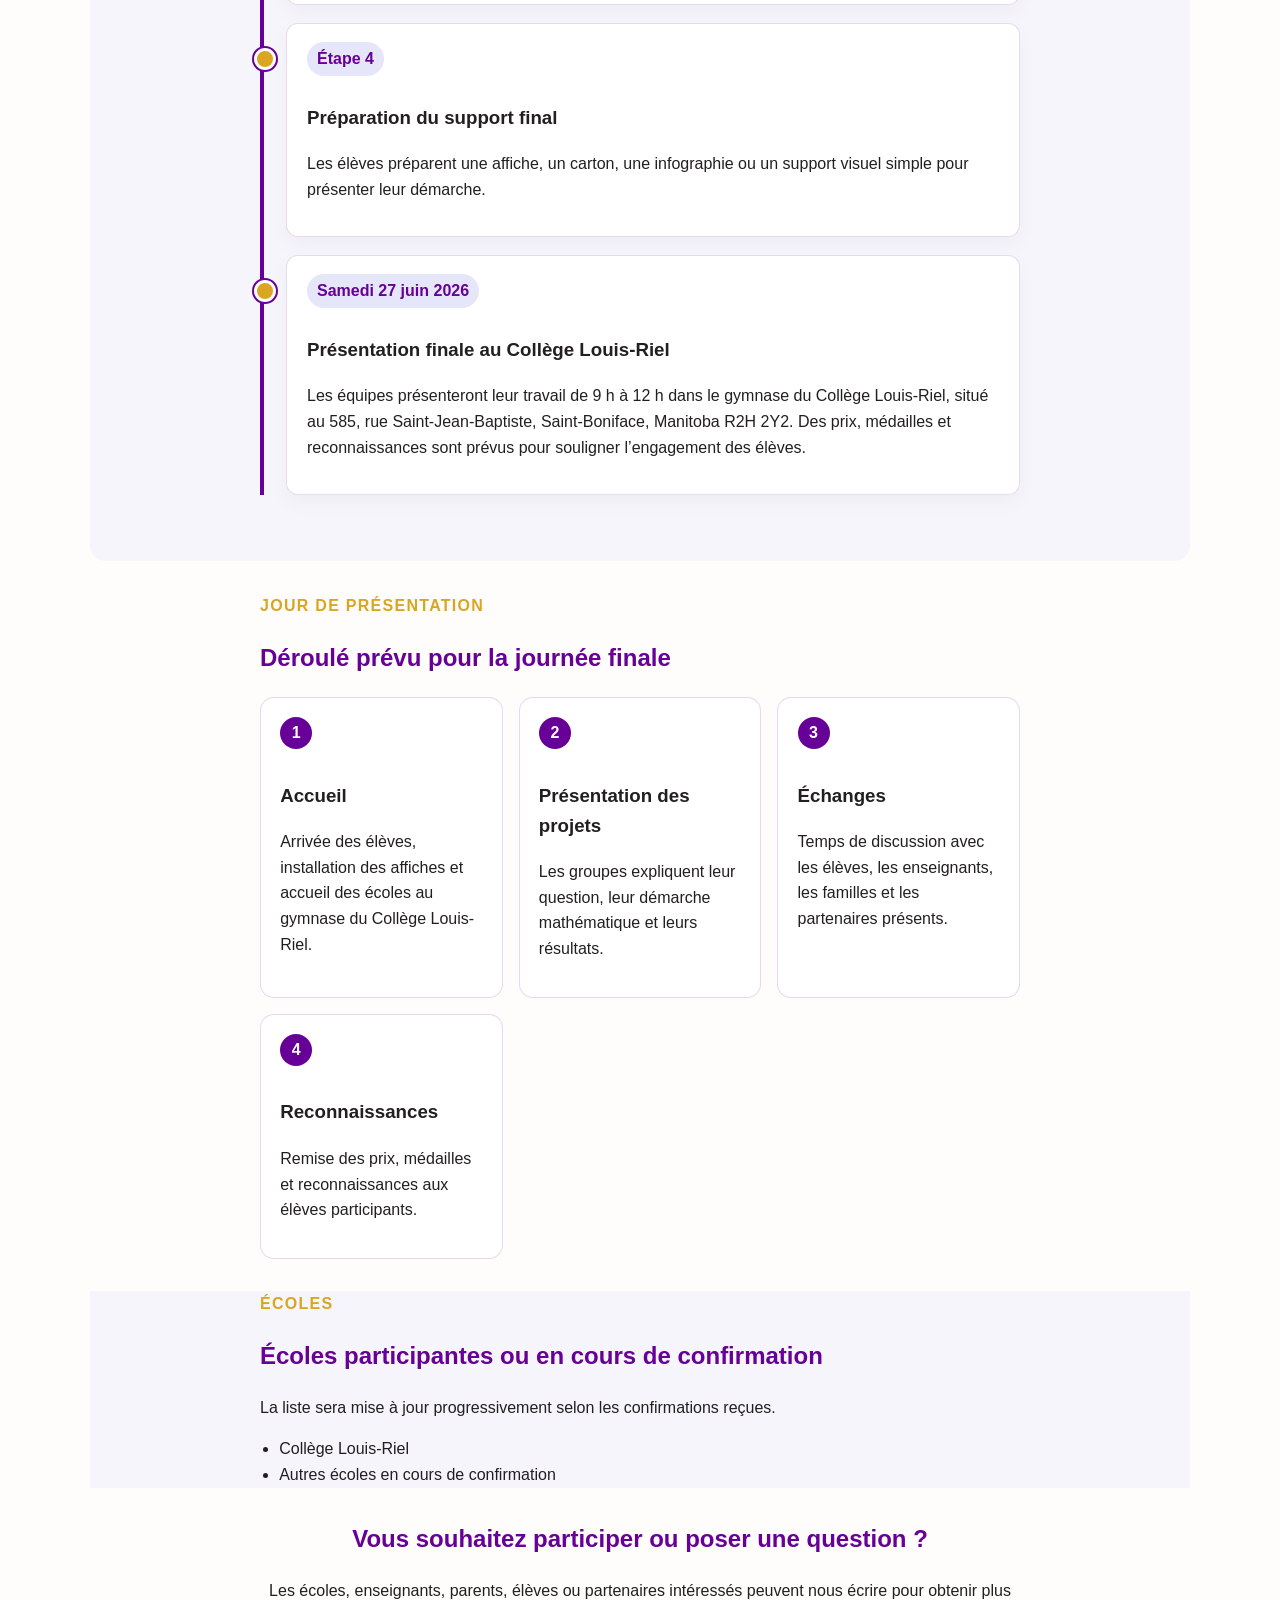
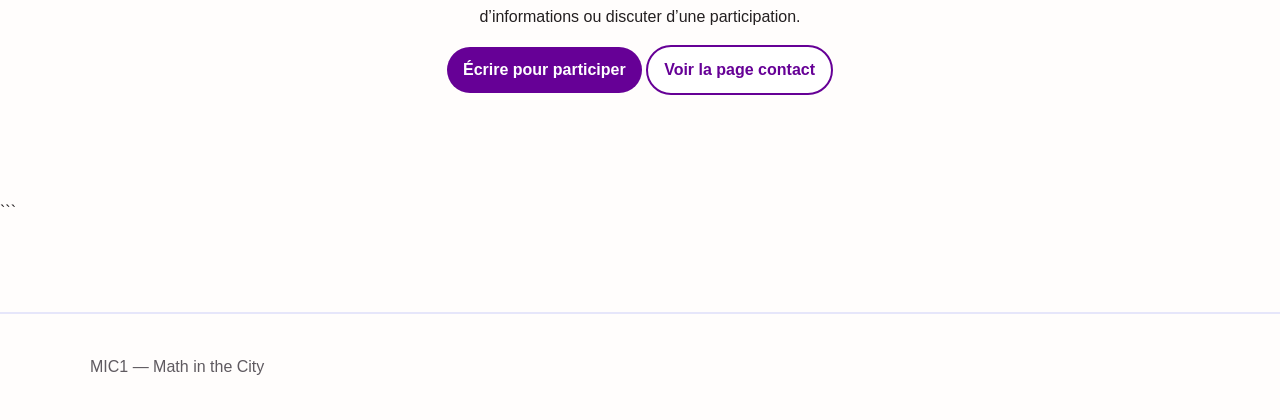
<file: programme.html>
<!DOCTYPE html>

<html lang="fr">
<head>
  <meta charset="UTF-8" />
  <meta name="viewport" content="width=device-width, initial-scale=1.0" />
  <title>MIC1 — Déroulé et participation</title>
  <link rel="stylesheet" href="styles.css" />
</head>

<body data-page="programme">
  <header class="site-header">
    <div class="container nav">
      <div class="brand">MIC1</div>

```
  <nav>
    <a href="index.html" data-fr="Accueil" data-en="Home">Accueil</a>
    <a href="projects.html" data-fr="Projets" data-en="Projects">Projets</a>
    <a href="programme.html" data-fr="Programme" data-en="Program">Programme</a>
    <a href="resources.html" data-fr="Ressources" data-en="Resources">Ressources</a>
    <a href="about.html" data-fr="À propos" data-en="About">À propos</a>
    <a href="contact.html" data-fr="Contact" data-en="Contact">Contact</a>
  </nav>

  <div class="lang-switch">
    <button type="button" data-lang="fr">FR</button>
    <button type="button" data-lang="en">EN</button>
  </div>
</div>
```

  </header>

  <main class="section">
    <div class="container">
      <p class="eyebrow"
         data-fr="Déroulé"
         data-en="Schedule">
        Déroulé
      </p>

```
  <h1
    data-fr="Calendrier, lieu et participation"
    data-en="Timeline, location, and participation">
    Calendrier, lieu et participation
  </h1>

  <p class="lead"
     data-fr="Cette page présente le déroulé général du projet MIC1, les étapes prévues avec les écoles, ainsi que le lieu exact de la présentation finale."
     data-en="This page presents the general timeline of the MIC1 project, the planned steps with schools, and the exact location of the final presentation.">
    Cette page présente le déroulé général du projet MIC1, les étapes prévues avec les écoles, ainsi que le lieu exact de la présentation finale.
  </p>

  <section class="content-block">
    <div class="grid-3">
      <article class="card">
        <span class="tag"
              data-fr="Date clé"
              data-en="Key date">Date clé</span>

        <h2
          data-fr="Présentation finale"
          data-en="Final presentation">
          Présentation finale
        </h2>

        <p
          data-fr="Date : samedi 27 juin 2026."
          data-en="Date: Saturday, June 27, 2026.">
          Date : samedi 27 juin 2026.
        </p>

        <p
          data-fr="Horaire : de 9 h à 12 h."
          data-en="Time: from 9:00 a.m. to 12:00 p.m.">
          Horaire : de 9 h à 12 h.
        </p>
      </article>

      <article class="card">
        <span class="tag"
              data-fr="Lieu confirmé"
              data-en="Confirmed location">Lieu confirmé</span>

        <h2
          data-fr="Gymnase du Collège Louis-Riel"
          data-en="Collège Louis-Riel Gymnasium">
          Gymnase du Collège Louis-Riel
        </h2>

        <p
          data-fr="Lieu : Collège Louis-Riel, Saint-Boniface."
          data-en="Location: Collège Louis-Riel, Saint-Boniface.">
          Lieu : Collège Louis-Riel, Saint-Boniface.
        </p>

        <p
          data-fr="Adresse : 585, rue Saint-Jean-Baptiste, Saint-Boniface, Manitoba R2H 2Y2."
          data-en="Address: 585 Saint-Jean-Baptiste Street, Saint-Boniface, Manitoba R2H 2Y2.">
          Adresse : 585, rue Saint-Jean-Baptiste, Saint-Boniface, Manitoba R2H 2Y2.
        </p>

        <p class="note"
          data-fr="Téléphone : 204 237-8927."
          data-en="Phone: 204 237-8927.">
          Téléphone : 204 237-8927.
        </p>
      </article>

      <article class="card">
        <span class="tag"
              data-fr="Participation"
              data-en="Participation">Participation</span>

        <h2
          data-fr="Écoles intéressées"
          data-en="Interested schools">
          Écoles intéressées
        </h2>

        <p
          data-fr="Les écoles, enseignants, parents ou partenaires intéressés peuvent nous écrire pour discuter des possibilités de participation."
          data-en="Interested schools, teachers, parents, or partners can contact us to discuss participation opportunities.">
          Les écoles, enseignants, parents ou partenaires intéressés peuvent nous écrire pour discuter des possibilités de participation.
        </p>
      </article>
    </div>
  </section>

  <section class="content-block alt-section timeline-section">
    <div class="container narrow">
      <p class="eyebrow"
         data-fr="Étapes"
         data-en="Steps">
        Étapes
      </p>

      <h2
        data-fr="Déroulé général du projet"
        data-en="General project timeline">
        Déroulé général du projet
      </h2>

      <div class="timeline">
        <article class="timeline-item">
          <span class="timeline-date"
                data-fr="Étape 1"
                data-en="Step 1">Étape 1</span>

          <h3
            data-fr="Présentation du projet dans les écoles"
            data-en="Project presentation in schools">
            Présentation du projet dans les écoles
          </h3>

          <p
            data-fr="Présentation de MIC1, explication des objectifs, des exemples de mini-projets et des attentes générales."
            data-en="Presentation of MIC1, explanation of the goals, examples of mini-projects, and general expectations.">
            Présentation de MIC1, explication des objectifs, des exemples de mini-projets et des attentes générales.
          </p>
        </article>

        <article class="timeline-item">
          <span class="timeline-date"
                data-fr="Étape 2"
                data-en="Step 2">Étape 2</span>

          <h3
            data-fr="Formation des équipes et choix des thèmes"
            data-en="Team formation and theme selection">
            Formation des équipes et choix des thèmes
          </h3>

          <p
            data-fr="Les élèves forment des équipes et identifient un thème de travail parmi les exemples proposés ou adaptés avec les enseignants."
            data-en="Students form teams and identify a working theme from the proposed examples or themes adapted with teachers.">
            Les élèves forment des équipes et identifient un thème de travail parmi les exemples proposés ou adaptés avec les enseignants.
          </p>
        </article>

        <article class="timeline-item">
          <span class="timeline-date"
                data-fr="Étape 3"
                data-en="Step 3">Étape 3</span>

          <h3
            data-fr="Travail guidé"
            data-en="Guided work">
            Travail guidé
          </h3>

          <p
            data-fr="Les équipes avancent avec une fiche guidée : question, données, calculs, tableau ou graphique, interprétation et conclusion."
            data-en="Teams work with a guided sheet: question, data, calculations, table or graph, interpretation, and conclusion.">
            Les équipes avancent avec une fiche guidée : question, données, calculs, tableau ou graphique, interprétation et conclusion.
          </p>
        </article>

        <article class="timeline-item">
          <span class="timeline-date"
                data-fr="Étape 4"
                data-en="Step 4">Étape 4</span>

          <h3
            data-fr="Préparation du support final"
            data-en="Final presentation material">
            Préparation du support final
          </h3>

          <p
            data-fr="Les élèves préparent une affiche, un carton, une infographie ou un support visuel simple pour présenter leur démarche."
            data-en="Students prepare a poster, display board, infographic, or simple visual support to present their work.">
            Les élèves préparent une affiche, un carton, une infographie ou un support visuel simple pour présenter leur démarche.
          </p>
        </article>

        <article class="timeline-item">
          <span class="timeline-date"
                data-fr="Samedi 27 juin 2026"
                data-en="Saturday, June 27, 2026">Samedi 27 juin 2026</span>

          <h3
            data-fr="Présentation finale au Collège Louis-Riel"
            data-en="Final presentation at Collège Louis-Riel">
            Présentation finale au Collège Louis-Riel
          </h3>

          <p
            data-fr="Les équipes présenteront leur travail de 9 h à 12 h dans le gymnase du Collège Louis-Riel, situé au 585, rue Saint-Jean-Baptiste, Saint-Boniface, Manitoba R2H 2Y2. Des prix, médailles et reconnaissances sont prévus pour souligner l’engagement des élèves."
            data-en="Teams will present their work from 9:00 a.m. to 12:00 p.m. in the Collège Louis-Riel gymnasium, located at 585 Saint-Jean-Baptiste Street, Saint-Boniface, Manitoba R2H 2Y2. Prizes, medals, and recognition are planned to highlight students’ engagement.">
            Les équipes présenteront leur travail de 9 h à 12 h dans le gymnase du Collège Louis-Riel, situé au 585, rue Saint-Jean-Baptiste, Saint-Boniface, Manitoba R2H 2Y2. Des prix, médailles et reconnaissances sont prévus pour souligner l’engagement des élèves.
          </p>
        </article>
      </div>
    </div>
  </section>

  <section class="content-block">
    <div class="container narrow">
      <p class="eyebrow"
         data-fr="Jour de présentation"
         data-en="Presentation day">
        Jour de présentation
      </p>

      <h2
        data-fr="Déroulé prévu pour la journée finale"
        data-en="Expected format for the final day">
        Déroulé prévu pour la journée finale
      </h2>

      <div class="steps-grid">
        <div class="step-card">
          <span class="step-number">1</span>
          <h3
            data-fr="Accueil"
            data-en="Welcome">
            Accueil
          </h3>
          <p
            data-fr="Arrivée des élèves, installation des affiches et accueil des écoles au gymnase du Collège Louis-Riel."
            data-en="Student arrival, poster setup, and welcome for schools in the Collège Louis-Riel gymnasium.">
            Arrivée des élèves, installation des affiches et accueil des écoles au gymnase du Collège Louis-Riel.
          </p>
        </div>

        <div class="step-card">
          <span class="step-number">2</span>
          <h3
            data-fr="Présentation des projets"
            data-en="Project presentations">
            Présentation des projets
          </h3>
          <p
            data-fr="Les groupes expliquent leur question, leur démarche mathématique et leurs résultats."
            data-en="Teams explain their question, mathematical approach, and results.">
            Les groupes expliquent leur question, leur démarche mathématique et leurs résultats.
          </p>
        </div>

        <div class="step-card">
          <span class="step-number">3</span>
          <h3
            data-fr="Échanges"
            data-en="Discussion">
            Échanges
          </h3>
          <p
            data-fr="Temps de discussion avec les élèves, les enseignants, les familles et les partenaires présents."
            data-en="Discussion time with students, teachers, families, and partners present.">
            Temps de discussion avec les élèves, les enseignants, les familles et les partenaires présents.
          </p>
        </div>

        <div class="step-card">
          <span class="step-number">4</span>
          <h3
            data-fr="Reconnaissances"
            data-en="Recognition">
            Reconnaissances
          </h3>
          <p
            data-fr="Remise des prix, médailles et reconnaissances aux élèves participants."
            data-en="Awards, medals, and recognition for participating students.">
            Remise des prix, médailles et reconnaissances aux élèves participants.
          </p>
        </div>
      </div>
    </div>
  </section>

  <section class="content-block alt-section">
    <div class="container narrow">
      <p class="eyebrow"
         data-fr="Écoles"
         data-en="Schools">
        Écoles
      </p>

      <h2
        data-fr="Écoles participantes ou en cours de confirmation"
        data-en="Participating schools or schools being confirmed">
        Écoles participantes ou en cours de confirmation
      </h2>

      <p
        data-fr="La liste sera mise à jour progressivement selon les confirmations reçues."
        data-en="The list will be updated progressively as confirmations are received.">
        La liste sera mise à jour progressivement selon les confirmations reçues.
      </p>

      <ul class="schools-list">
        <li
          data-fr="Collège Louis-Riel"
          data-en="Collège Louis-Riel">
          Collège Louis-Riel
        </li>

        <li
          data-fr="Autres écoles en cours de confirmation"
          data-en="Other schools to be confirmed">
          Autres écoles en cours de confirmation
        </li>
      </ul>
    </div>
  </section>

  <section class="content-block cta-section">
    <div class="container narrow center-text">
      <h2
        data-fr="Vous souhaitez participer ou poser une question ?"
        data-en="Would you like to participate or ask a question?">
        Vous souhaitez participer ou poser une question ?
      </h2>

      <p
        data-fr="Les écoles, enseignants, parents, élèves ou partenaires intéressés peuvent nous écrire pour obtenir plus d’informations ou discuter d’une participation."
        data-en="Interested schools, teachers, parents, students, or partners can contact us for more information or to discuss participation.">
        Les écoles, enseignants, parents, élèves ou partenaires intéressés peuvent nous écrire pour obtenir plus d’informations ou discuter d’une participation.
      </p>

      <a class="btn btn-primary"
         href="mailto:clotilde.djuikem@umanitoba.ca?subject=MIC1%20-%20Participation"
         data-fr="Écrire pour participer"
         data-en="Contact us to participate">
        Écrire pour participer
      </a>

      <a class="btn btn-secondary"
         href="contact.html"
         data-fr="Voir la page contact"
         data-en="Go to contact page">
        Voir la page contact
      </a>
    </div>
  </section>
</div>
```

  </main>

  <footer class="site-footer">
    <div class="container">
      <p>MIC1 — Math in the City</p>
    </div>
  </footer>

  <script src="app.js"></script>

</body>
</html>
</file>
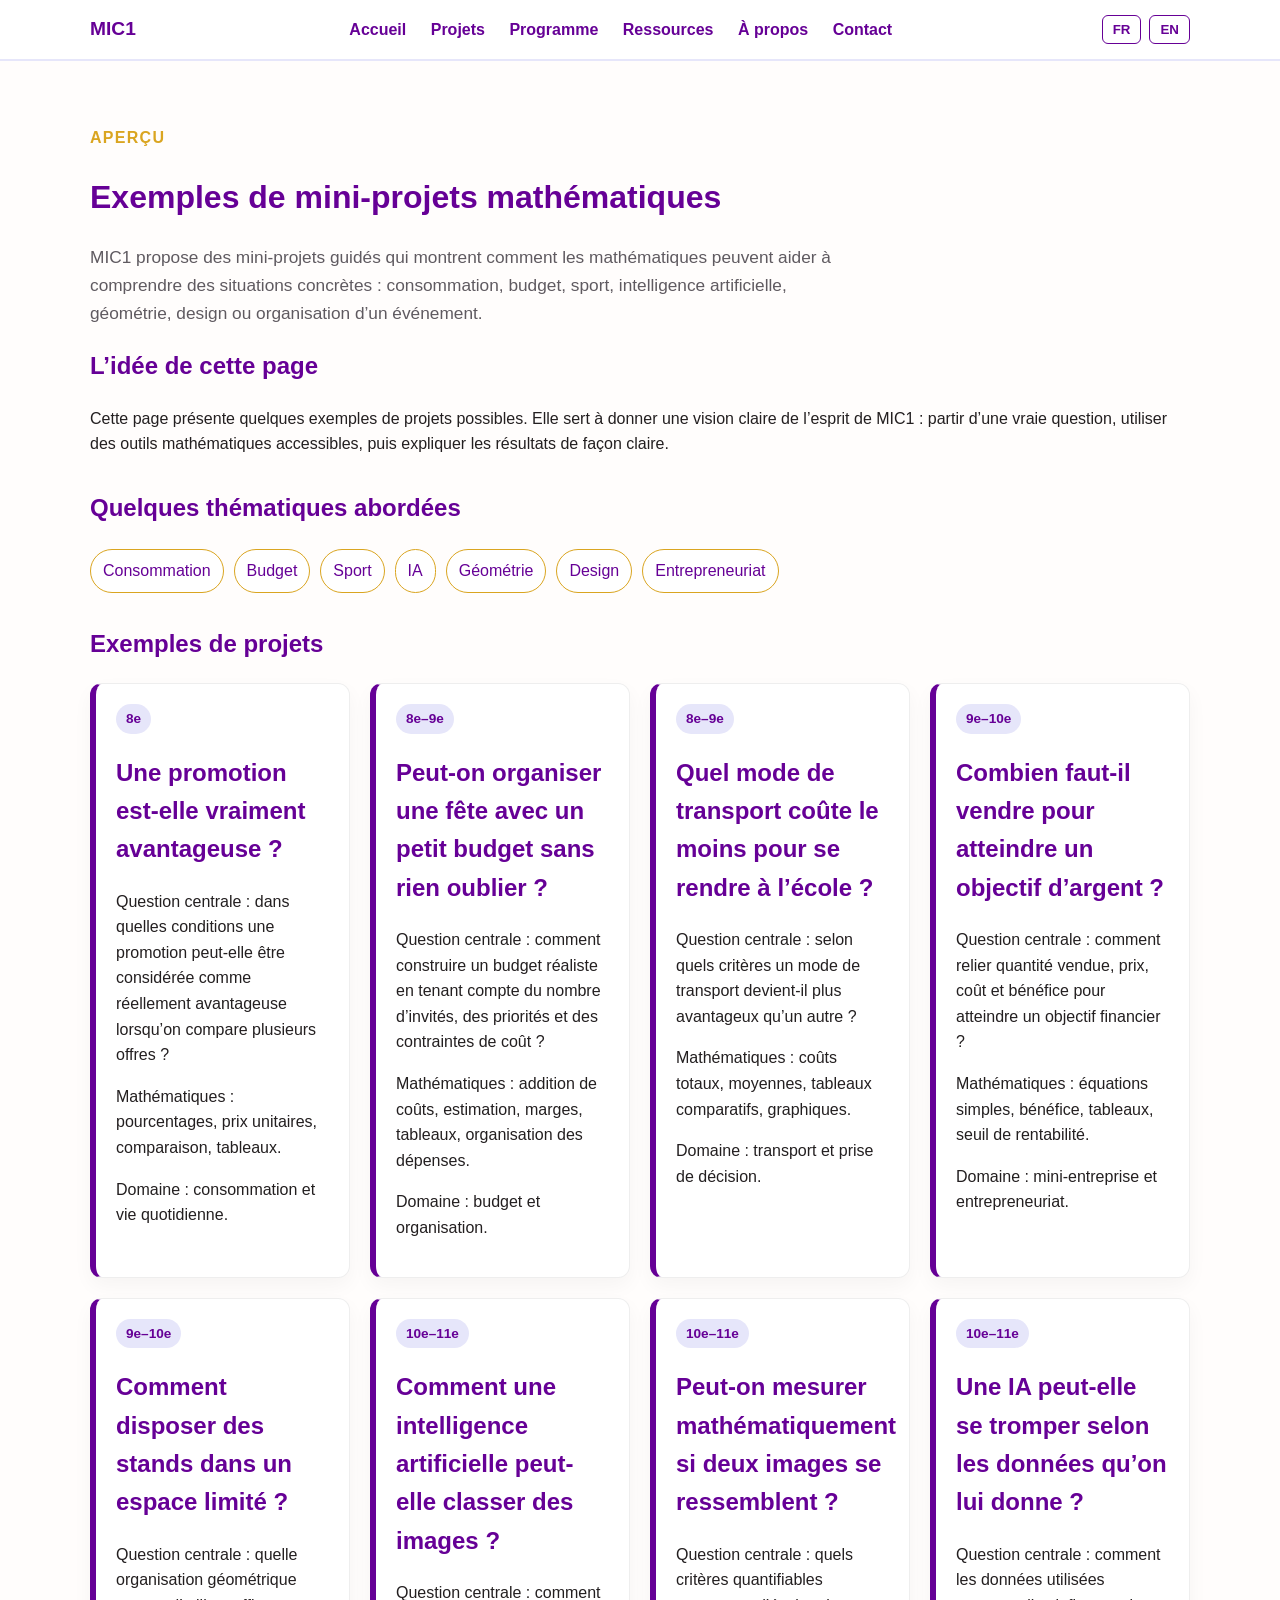
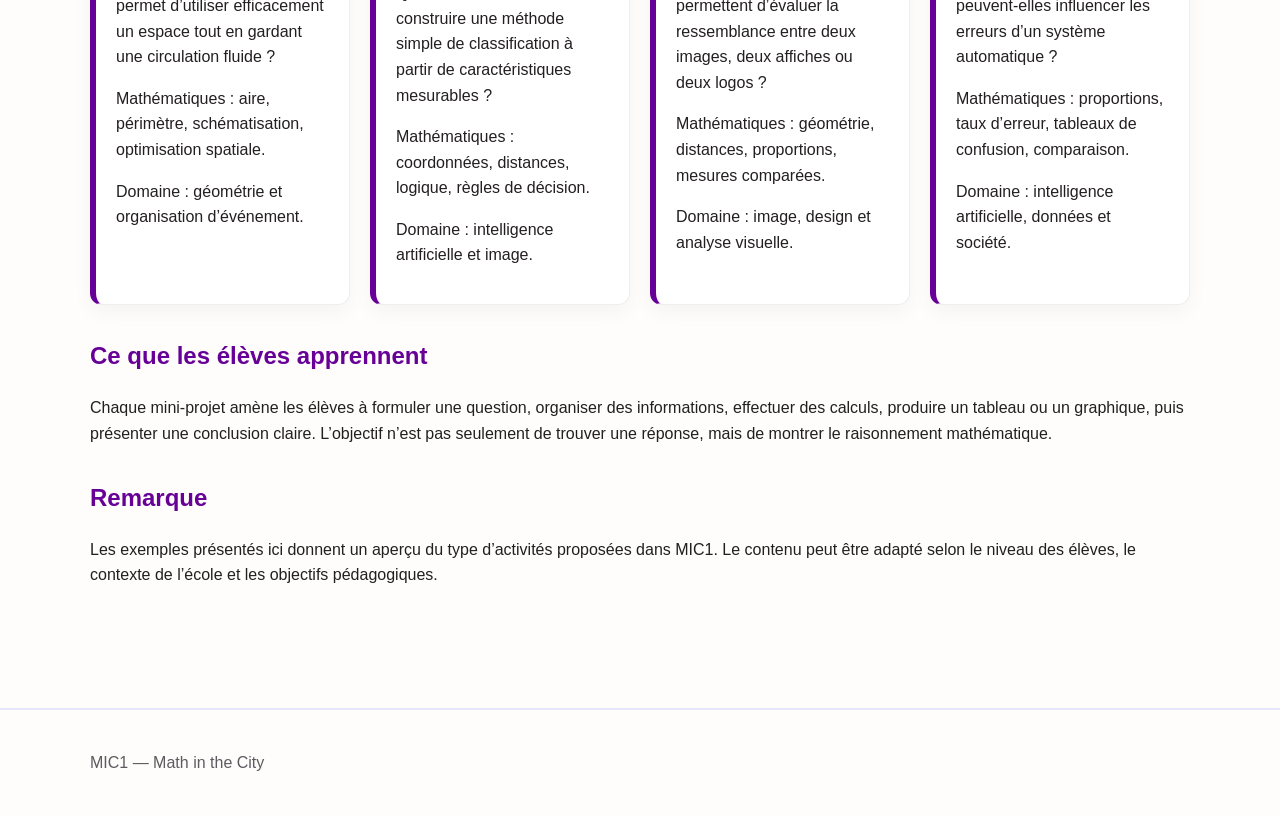
<file: projects.html>
<!DOCTYPE html>
<html lang="fr">
<head>
  <meta charset="UTF-8" />
  <meta name="viewport" content="width=device-width, initial-scale=1.0" />
  <title>MIC1 — Exemples de projets</title>
  <link rel="stylesheet" href="styles.css" />
</head>

<body data-page="projects">
  <header class="site-header">
    <div class="container nav">
      <div class="brand">MIC1</div>

    <nav>
  <a href="index.html" data-fr="Accueil" data-en="Home">Accueil</a>
  <a href="projects.html" data-fr="Projets" data-en="Projects">Projets</a>
  <a href="programme.html" data-fr="Programme" data-en="Program">Programme</a>
  <a href="resources.html" data-fr="Ressources" data-en="Resources">Ressources</a>
  <a href="about.html" data-fr="À propos" data-en="About">À propos</a>
  <a href="contact.html" data-fr="Contact" data-en="Contact">Contact</a>
</nav>

      <div class="lang-switch">
        <button type="button" data-lang="fr">FR</button>
        <button type="button" data-lang="en">EN</button>
      </div>
    </div>
  </header>

  <main class="section">
    <div class="container">
      <p class="eyebrow"
         data-fr="Aperçu"
         data-en="Overview">
        Aperçu
      </p>

      <h1
        data-fr="Exemples de mini-projets mathématiques"
        data-en="Examples of mathematical mini-projects">
        Exemples de mini-projets mathématiques
      </h1>

      <p class="lead"
         data-fr="MIC1 propose des mini-projets guidés qui montrent comment les mathématiques peuvent aider à comprendre des situations concrètes : consommation, budget, sport, intelligence artificielle, géométrie, design ou organisation d’un événement."
         data-en="MIC1 offers guided mini-projects showing how mathematics can help understand real-life situations: consumer choices, budgeting, sports, artificial intelligence, geometry, design, or event planning.">
        MIC1 propose des mini-projets guidés qui montrent comment les mathématiques peuvent aider à comprendre des situations concrètes : consommation, budget, sport, intelligence artificielle, géométrie, design ou organisation d’un événement.
      </p>

      <section class="content-block">
        <h2
          data-fr="L’idée de cette page"
          data-en="Purpose of this page">
          L’idée de cette page
        </h2>

        <p
          data-fr="Cette page présente quelques exemples de projets possibles. Elle sert à donner une vision claire de l’esprit de MIC1 : partir d’une vraie question, utiliser des outils mathématiques accessibles, puis expliquer les résultats de façon claire."
          data-en="This page presents a few examples of possible projects. Its purpose is to give a clear picture of the spirit of MIC1: starting from a real question, using accessible mathematical tools, and explaining the results clearly.">
          Cette page présente quelques exemples de projets possibles. Elle sert à donner une vision claire de l’esprit de MIC1 : partir d’une vraie question, utiliser des outils mathématiques accessibles, puis expliquer les résultats de façon claire.
        </p>
      </section>

      <section class="content-block">
        <h2
          data-fr="Quelques thématiques abordées"
          data-en="Some themes explored">
          Quelques thématiques abordées
        </h2>

        <div class="filters">
          <span class="chip">Consommation</span>
          <span class="chip">Budget</span>
          <span class="chip">Sport</span>
          <span class="chip">IA</span>
          <span class="chip">Géométrie</span>
          <span class="chip">Design</span>
          <span class="chip">Entrepreneuriat</span>
        </div>
      </section>

      <section class="content-block">
        <h2
          data-fr="Exemples de projets"
          data-en="Project examples">
          Exemples de projets
        </h2>

        <div class="project-grid">

          <article class="card project-card">
            <span class="tag">8e</span>

            <h2
              data-fr="Une promotion est-elle vraiment avantageuse ?"
              data-en="Is a sale really a good deal?">
              Une promotion est-elle vraiment avantageuse ?
            </h2>

            <p
              data-fr="Question centrale : dans quelles conditions une promotion peut-elle être considérée comme réellement avantageuse lorsqu’on compare plusieurs offres ?"
              data-en="Central question: under what conditions can a sale be considered truly advantageous when comparing several offers?">
              Question centrale : dans quelles conditions une promotion peut-elle être considérée comme réellement avantageuse lorsqu’on compare plusieurs offres ?
            </p>

            <p
              data-fr="Mathématiques : pourcentages, prix unitaires, comparaison, tableaux."
              data-en="Mathematics: percentages, unit prices, comparison, tables.">
              Mathématiques : pourcentages, prix unitaires, comparaison, tableaux.
            </p>

            <p
              data-fr="Domaine : consommation et vie quotidienne."
              data-en="Field: consumer choices and everyday life.">
              Domaine : consommation et vie quotidienne.
            </p>
          </article>

          <article class="card project-card">
            <span class="tag">8e–9e</span>

            <h2
              data-fr="Peut-on organiser une fête avec un petit budget sans rien oublier ?"
              data-en="Can we plan a party on a small budget without forgetting anything?">
              Peut-on organiser une fête avec un petit budget sans rien oublier ?
            </h2>

            <p
              data-fr="Question centrale : comment construire un budget réaliste en tenant compte du nombre d’invités, des priorités et des contraintes de coût ?"
              data-en="Central question: how can we build a realistic budget while considering the number of guests, priorities, and cost constraints?">
              Question centrale : comment construire un budget réaliste en tenant compte du nombre d’invités, des priorités et des contraintes de coût ?
            </p>

            <p
              data-fr="Mathématiques : addition de coûts, estimation, marges, tableaux, organisation des dépenses."
              data-en="Mathematics: adding costs, estimation, margins, tables, expense organization.">
              Mathématiques : addition de coûts, estimation, marges, tableaux, organisation des dépenses.
            </p>

            <p
              data-fr="Domaine : budget et organisation."
              data-en="Field: budgeting and planning.">
              Domaine : budget et organisation.
            </p>
          </article>

          <article class="card project-card">
            <span class="tag">8e–9e</span>

            <h2
              data-fr="Quel mode de transport coûte le moins pour se rendre à l’école ?"
              data-en="Which mode of transportation costs the least to get to school?">
              Quel mode de transport coûte le moins pour se rendre à l’école ?
            </h2>

            <p
              data-fr="Question centrale : selon quels critères un mode de transport devient-il plus avantageux qu’un autre ?"
              data-en="Central question: under which criteria does one mode of transportation become more advantageous than another?">
              Question centrale : selon quels critères un mode de transport devient-il plus avantageux qu’un autre ?
            </p>

            <p
              data-fr="Mathématiques : coûts totaux, moyennes, tableaux comparatifs, graphiques."
              data-en="Mathematics: total costs, averages, comparison tables, graphs.">
              Mathématiques : coûts totaux, moyennes, tableaux comparatifs, graphiques.
            </p>

            <p
              data-fr="Domaine : transport et prise de décision."
              data-en="Field: transportation and decision-making.">
              Domaine : transport et prise de décision.
            </p>
          </article>

          <article class="card project-card">
            <span class="tag">9e–10e</span>

            <h2
              data-fr="Combien faut-il vendre pour atteindre un objectif d’argent ?"
              data-en="How much should we sell to reach a financial goal?">
              Combien faut-il vendre pour atteindre un objectif d’argent ?
            </h2>

            <p
              data-fr="Question centrale : comment relier quantité vendue, prix, coût et bénéfice pour atteindre un objectif financier ?"
              data-en="Central question: how can we connect quantity sold, price, cost, and profit to reach a financial goal?">
              Question centrale : comment relier quantité vendue, prix, coût et bénéfice pour atteindre un objectif financier ?
            </p>

            <p
              data-fr="Mathématiques : équations simples, bénéfice, tableaux, seuil de rentabilité."
              data-en="Mathematics: simple equations, profit, tables, break-even point.">
              Mathématiques : équations simples, bénéfice, tableaux, seuil de rentabilité.
            </p>

            <p
              data-fr="Domaine : mini-entreprise et entrepreneuriat."
              data-en="Field: mini-business and entrepreneurship.">
              Domaine : mini-entreprise et entrepreneuriat.
            </p>
          </article>

          <article class="card project-card">
            <span class="tag">9e–10e</span>

            <h2
              data-fr="Comment disposer des stands dans un espace limité ?"
              data-en="How can we arrange booths in a limited space?">
              Comment disposer des stands dans un espace limité ?
            </h2>

            <p
              data-fr="Question centrale : quelle organisation géométrique permet d’utiliser efficacement un espace tout en gardant une circulation fluide ?"
              data-en="Central question: what geometric arrangement makes efficient use of space while keeping movement easy?">
              Question centrale : quelle organisation géométrique permet d’utiliser efficacement un espace tout en gardant une circulation fluide ?
            </p>

            <p
              data-fr="Mathématiques : aire, périmètre, schématisation, optimisation spatiale."
              data-en="Mathematics: area, perimeter, diagrams, spatial optimization.">
              Mathématiques : aire, périmètre, schématisation, optimisation spatiale.
            </p>

            <p
              data-fr="Domaine : géométrie et organisation d’événement."
              data-en="Field: geometry and event planning.">
              Domaine : géométrie et organisation d’événement.
            </p>
          </article>

          <article class="card project-card">
            <span class="tag">10e–11e</span>

            <h2
              data-fr="Comment une intelligence artificielle peut-elle classer des images ?"
              data-en="How can artificial intelligence classify images?">
              Comment une intelligence artificielle peut-elle classer des images ?
            </h2>

            <p
              data-fr="Question centrale : comment construire une méthode simple de classification à partir de caractéristiques mesurables ?"
              data-en="Central question: how can we build a simple classification method using measurable features?">
              Question centrale : comment construire une méthode simple de classification à partir de caractéristiques mesurables ?
            </p>

            <p
              data-fr="Mathématiques : coordonnées, distances, logique, règles de décision."
              data-en="Mathematics: coordinates, distances, logic, decision rules.">
              Mathématiques : coordonnées, distances, logique, règles de décision.
            </p>

            <p
              data-fr="Domaine : intelligence artificielle et image."
              data-en="Field: artificial intelligence and images.">
              Domaine : intelligence artificielle et image.
            </p>
          </article>

          <article class="card project-card">
            <span class="tag">10e–11e</span>

            <h2
              data-fr="Peut-on mesurer mathématiquement si deux images se ressemblent ?"
              data-en="Can we mathematically measure whether two images look alike?">
              Peut-on mesurer mathématiquement si deux images se ressemblent ?
            </h2>

            <p
              data-fr="Question centrale : quels critères quantifiables permettent d’évaluer la ressemblance entre deux images, deux affiches ou deux logos ?"
              data-en="Central question: which measurable criteria can be used to evaluate similarity between two images, posters, or logos?">
              Question centrale : quels critères quantifiables permettent d’évaluer la ressemblance entre deux images, deux affiches ou deux logos ?
            </p>

            <p
              data-fr="Mathématiques : géométrie, distances, proportions, mesures comparées."
              data-en="Mathematics: geometry, distances, proportions, comparative measurements.">
              Mathématiques : géométrie, distances, proportions, mesures comparées.
            </p>

            <p
              data-fr="Domaine : image, design et analyse visuelle."
              data-en="Field: images, design, and visual analysis.">
              Domaine : image, design et analyse visuelle.
            </p>
          </article>

          <article class="card project-card">
            <span class="tag">10e–11e</span>

            <h2
              data-fr="Une IA peut-elle se tromper selon les données qu’on lui donne ?"
              data-en="Can an AI make mistakes depending on the data it receives?">
              Une IA peut-elle se tromper selon les données qu’on lui donne ?
            </h2>

            <p
              data-fr="Question centrale : comment les données utilisées peuvent-elles influencer les erreurs d’un système automatique ?"
              data-en="Central question: how can the data used influence the errors made by an automated system?">
              Question centrale : comment les données utilisées peuvent-elles influencer les erreurs d’un système automatique ?
            </p>

            <p
              data-fr="Mathématiques : proportions, taux d’erreur, tableaux de confusion, comparaison."
              data-en="Mathematics: proportions, error rates, confusion matrices, comparison.">
              Mathématiques : proportions, taux d’erreur, tableaux de confusion, comparaison.
            </p>

            <p
              data-fr="Domaine : intelligence artificielle, données et société."
              data-en="Field: artificial intelligence, data, and society.">
              Domaine : intelligence artificielle, données et société.
            </p>
          </article>

        </div>
      </section>

      <section class="content-block">
        <h2
          data-fr="Ce que les élèves apprennent"
          data-en="What students learn">
          Ce que les élèves apprennent
        </h2>

        <p
          data-fr="Chaque mini-projet amène les élèves à formuler une question, organiser des informations, effectuer des calculs, produire un tableau ou un graphique, puis présenter une conclusion claire. L’objectif n’est pas seulement de trouver une réponse, mais de montrer le raisonnement mathématique."
          data-en="Each mini-project leads students to formulate a question, organize information, perform calculations, produce a table or graph, and present a clear conclusion. The goal is not only to find an answer, but to show the mathematical reasoning.">
          Chaque mini-projet amène les élèves à formuler une question, organiser des informations, effectuer des calculs, produire un tableau ou un graphique, puis présenter une conclusion claire. L’objectif n’est pas seulement de trouver une réponse, mais de montrer le raisonnement mathématique.
        </p>
      </section>

      <section class="content-block">
        <h2
          data-fr="Remarque"
          data-en="Note">
          Remarque
        </h2>

        <p
          data-fr="Les exemples présentés ici donnent un aperçu du type d’activités proposées dans MIC1. Le contenu peut être adapté selon le niveau des élèves, le contexte de l’école et les objectifs pédagogiques."
          data-en="The examples shown here give an overview of the type of activities offered in MIC1. The content can be adapted depending on students’ grade level, the school context, and pedagogical goals.">
          Les exemples présentés ici donnent un aperçu du type d’activités proposées dans MIC1. Le contenu peut être adapté selon le niveau des élèves, le contexte de l’école et les objectifs pédagogiques.
        </p>
      </section>
    </div>
  </main>

  <footer class="site-footer">
    <div class="container">
      <p>MIC1 — Math in the City</p>
    </div>
  </footer>

  <script src="app.js"></script>
</body>
</html>
</file>
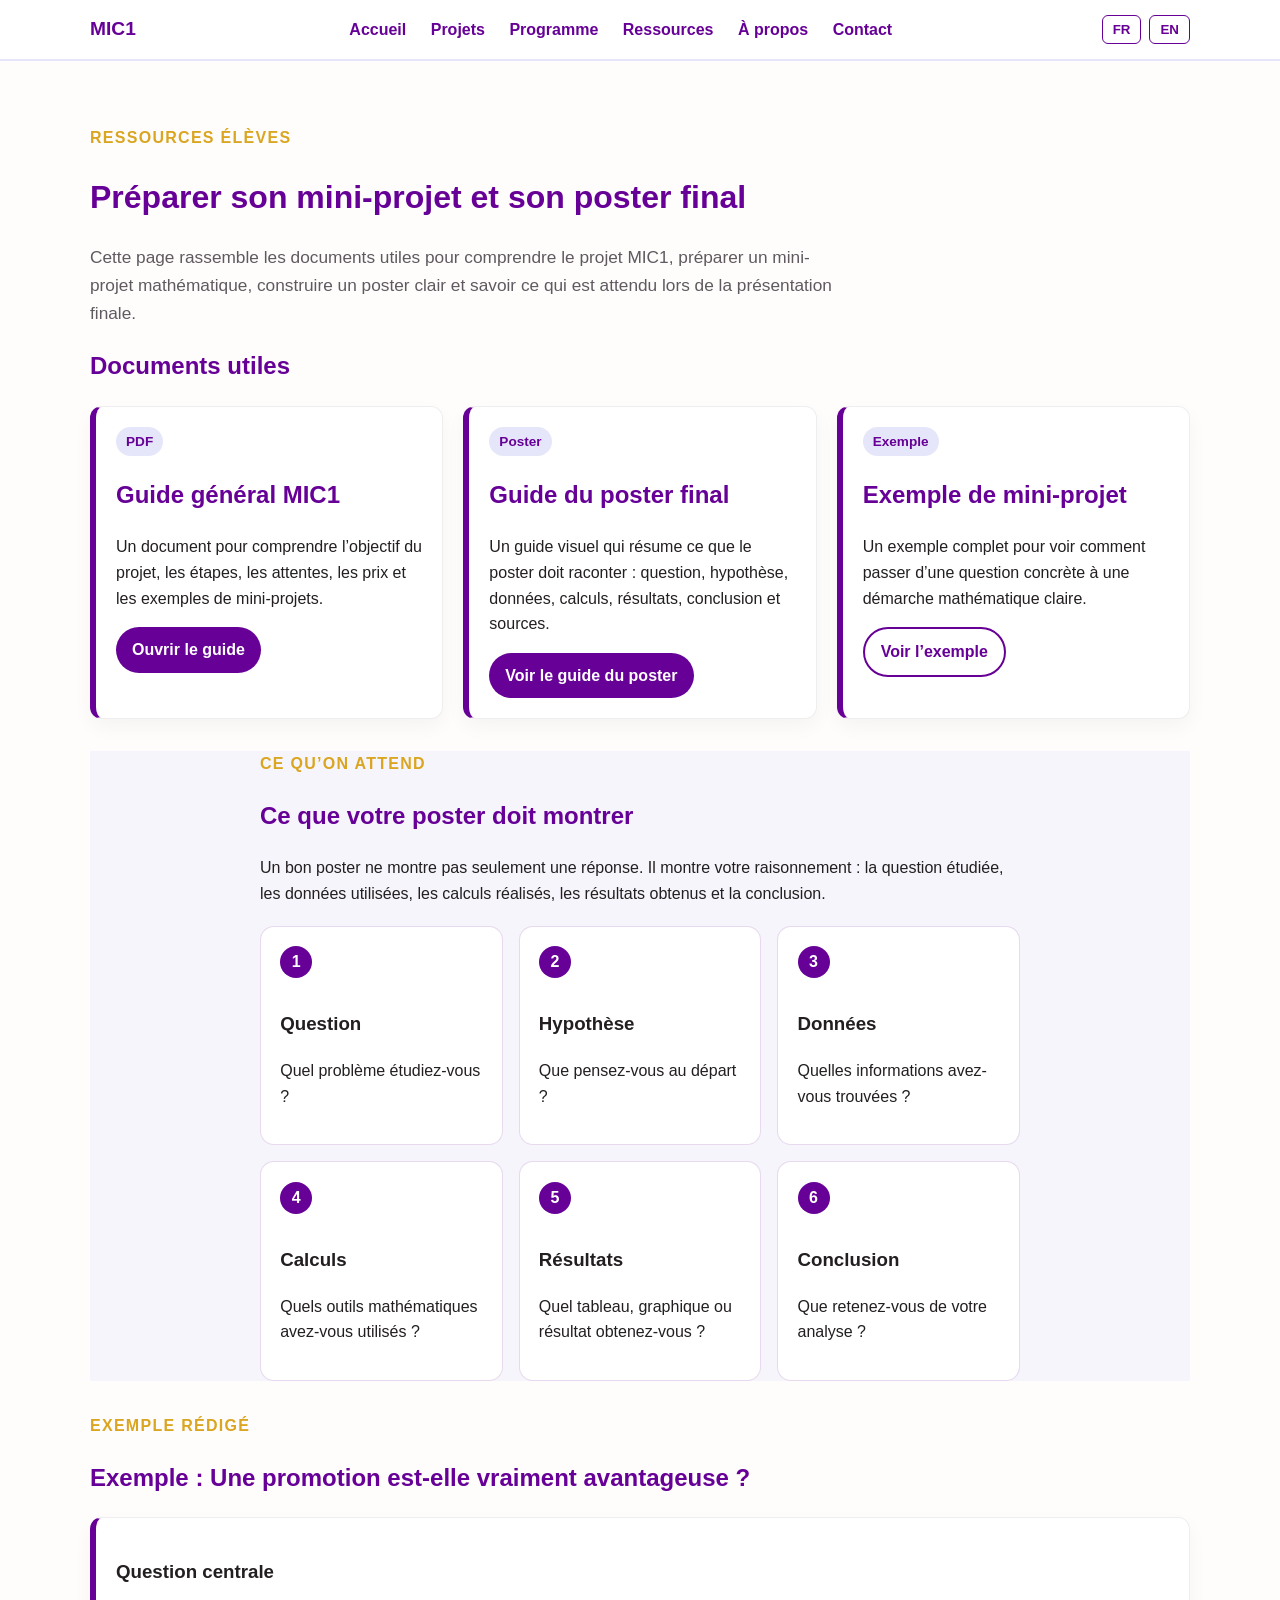
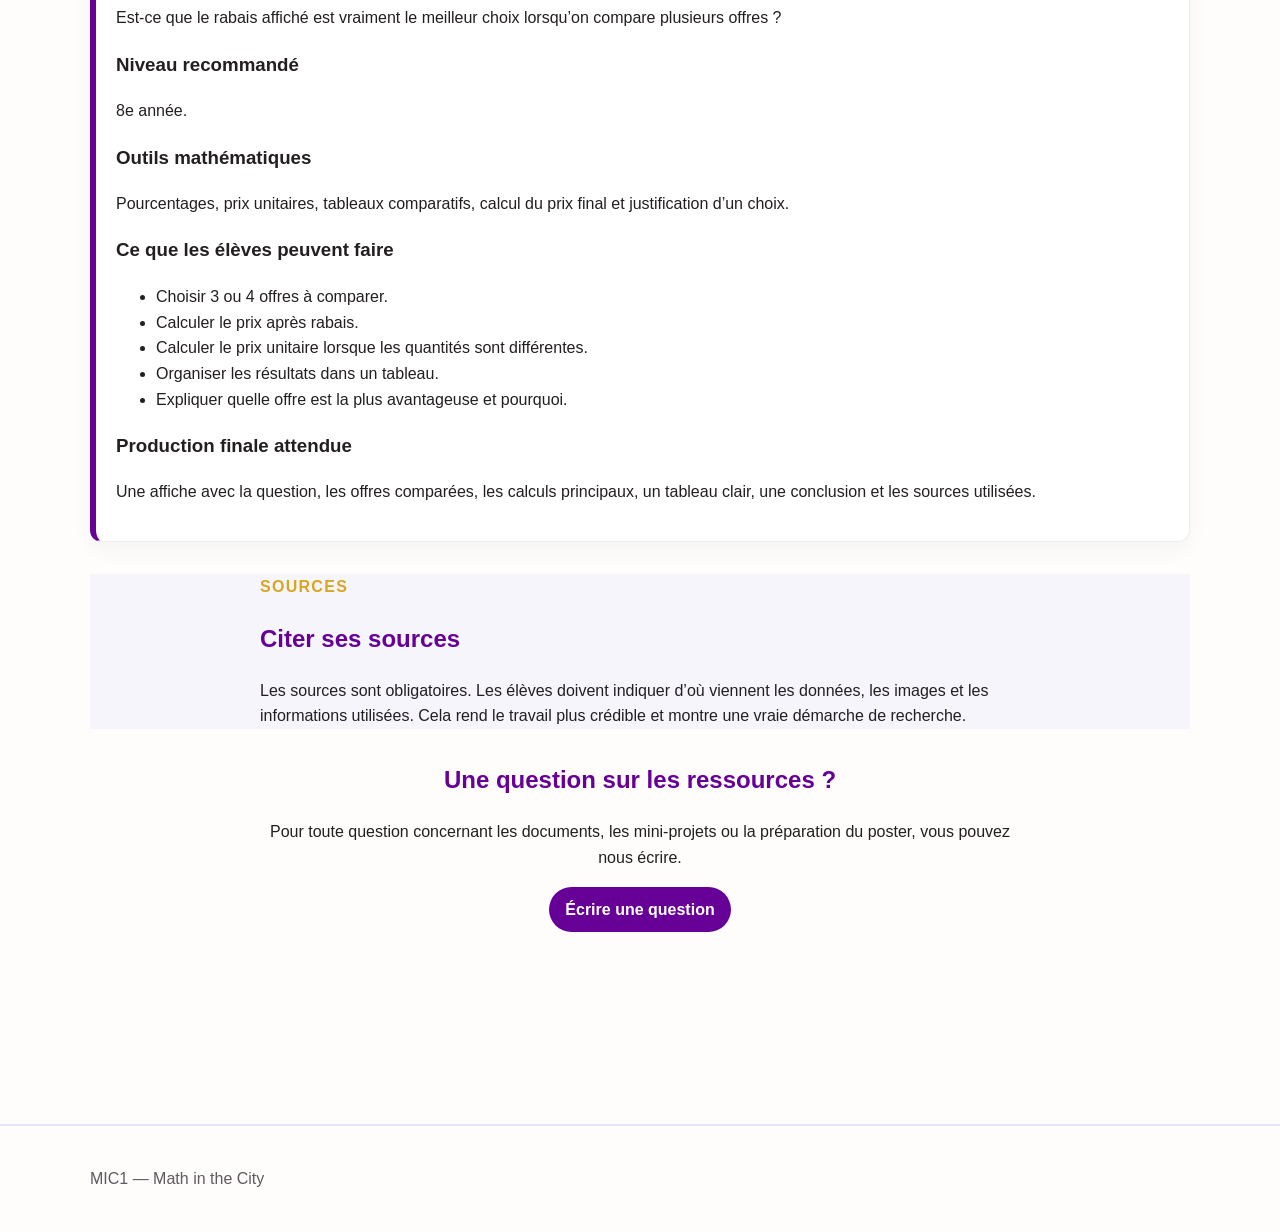
<file: resources.html>
<!DOCTYPE html>
<html lang="fr">
<head>
  <meta charset="UTF-8" />
  <meta name="viewport" content="width=device-width, initial-scale=1.0" />
  <title>MIC1 — Ressources</title>
  <link rel="stylesheet" href="styles.css" />
</head>

<body data-page="resources">
  <header class="site-header">
    <div class="container nav">
      <div class="brand">MIC1</div>

     <nav>
  <a href="index.html" data-fr="Accueil" data-en="Home">Accueil</a>
  <a href="projects.html" data-fr="Projets" data-en="Projects">Projets</a>
  <a href="programme.html" data-fr="Programme" data-en="Program">Programme</a>
  <a href="resources.html" data-fr="Ressources" data-en="Resources">Ressources</a>
  <a href="about.html" data-fr="À propos" data-en="About">À propos</a>
  <a href="contact.html" data-fr="Contact" data-en="Contact">Contact</a>
</nav>

      <div class="lang-switch">
        <button type="button" data-lang="fr">FR</button>
        <button type="button" data-lang="en">EN</button>
      </div>
    </div>
  </header>

  <main class="section">
    <div class="container">
      <p class="eyebrow"
         data-fr="Ressources élèves"
         data-en="Student resources">
        Ressources élèves
      </p>

      <h1
        data-fr="Préparer son mini-projet et son poster final"
        data-en="Preparing the mini-project and final poster">
        Préparer son mini-projet et son poster final
      </h1>

      <p class="lead"
         data-fr="Cette page rassemble les documents utiles pour comprendre le projet MIC1, préparer un mini-projet mathématique, construire un poster clair et savoir ce qui est attendu lors de la présentation finale."
         data-en="This page brings together useful documents to understand MIC1, prepare a mathematical mini-project, build a clear poster, and know what is expected during the final presentation.">
        Cette page rassemble les documents utiles pour comprendre le projet MIC1, préparer un mini-projet mathématique, construire un poster clair et savoir ce qui est attendu lors de la présentation finale.
      </p>

      <section class="content-block">
        <h2
          data-fr="Documents utiles"
          data-en="Useful documents">
          Documents utiles
        </h2>

        <div class="project-grid">
          <article class="card">
            <span class="tag">PDF</span>

            <h2
              data-fr="Guide général MIC1"
              data-en="MIC1 general guide">
              Guide général MIC1
            </h2>

            <p
              data-fr="Un document pour comprendre l’objectif du projet, les étapes, les attentes, les prix et les exemples de mini-projets."
              data-en="A document to understand the project goal, steps, expectations, prizes, and examples of mini-projects.">
              Un document pour comprendre l’objectif du projet, les étapes, les attentes, les prix et les exemples de mini-projets.
            </p>

            <a class="btn btn-primary"
               href="documents/guide-mic1-FR.pdf"
               target="_blank"
               data-fr="Ouvrir le guide"
               data-en="Open guide">
              Ouvrir le guide
            </a>
          </article>

          <article class="card">
            <span class="tag">Poster</span>

            <h2
              data-fr="Guide du poster final"
              data-en="Final poster guide">
              Guide du poster final
            </h2>

            <p
              data-fr="Un guide visuel qui résume ce que le poster doit raconter : question, hypothèse, données, calculs, résultats, conclusion et sources."
              data-en="A visual guide summarizing what the poster should show: question, hypothesis, data, calculations, results, conclusion, and sources.">
              Un guide visuel qui résume ce que le poster doit raconter : question, hypothèse, données, calculs, résultats, conclusion et sources.
            </p>

            <a class="btn btn-primary"
               href="images/guide-poster-final-FR.png"
               target="_blank"
               data-fr="Voir le guide du poster"
               data-en="View poster guide">
              Voir le guide du poster
            </a>
          </article>

          <article class="card">
            <span class="tag">Exemple</span>

            <h2
              data-fr="Exemple de mini-projet"
              data-en="Mini-project example">
              Exemple de mini-projet
            </h2>

            <p
              data-fr="Un exemple complet pour voir comment passer d’une question concrète à une démarche mathématique claire."
              data-en="A full example showing how to move from a concrete question to a clear mathematical approach.">
              Un exemple complet pour voir comment passer d’une question concrète à une démarche mathématique claire.
            </p>

            <a class="btn btn-secondary"
               href="#example-project"
               data-fr="Voir l’exemple"
               data-en="View example">
              Voir l’exemple
            </a>
          </article>
        </div>
      </section>

      <section class="content-block alt-section">
        <div class="container narrow">
          <p class="eyebrow"
             data-fr="Ce qu’on attend"
             data-en="Expectations">
            Ce qu’on attend
          </p>

          <h2
            data-fr="Ce que votre poster doit montrer"
            data-en="What your poster should show">
            Ce que votre poster doit montrer
          </h2>

          <p
            data-fr="Un bon poster ne montre pas seulement une réponse. Il montre votre raisonnement : la question étudiée, les données utilisées, les calculs réalisés, les résultats obtenus et la conclusion."
            data-en="A good poster does not only show an answer. It shows your reasoning: the question studied, the data used, the calculations made, the results obtained, and the conclusion.">
            Un bon poster ne montre pas seulement une réponse. Il montre votre raisonnement : la question étudiée, les données utilisées, les calculs réalisés, les résultats obtenus et la conclusion.
          </p>

          <div class="steps-grid">
            <div class="step-card">
              <span class="step-number">1</span>
              <h3 data-fr="Question" data-en="Question">Question</h3>
              <p data-fr="Quel problème étudiez-vous ?" data-en="What problem are you studying?">
                Quel problème étudiez-vous ?
              </p>
            </div>

            <div class="step-card">
              <span class="step-number">2</span>
              <h3 data-fr="Hypothèse" data-en="Hypothesis">Hypothèse</h3>
              <p data-fr="Que pensez-vous au départ ?" data-en="What do you think at the beginning?">
                Que pensez-vous au départ ?
              </p>
            </div>

            <div class="step-card">
              <span class="step-number">3</span>
              <h3 data-fr="Données" data-en="Data">Données</h3>
              <p data-fr="Quelles informations avez-vous trouvées ?" data-en="What information did you find?">
                Quelles informations avez-vous trouvées ?
              </p>
            </div>

            <div class="step-card">
              <span class="step-number">4</span>
              <h3 data-fr="Calculs" data-en="Calculations">Calculs</h3>
              <p data-fr="Quels outils mathématiques avez-vous utilisés ?" data-en="What mathematical tools did you use?">
                Quels outils mathématiques avez-vous utilisés ?
              </p>
            </div>

            <div class="step-card">
              <span class="step-number">5</span>
              <h3 data-fr="Résultats" data-en="Results">Résultats</h3>
              <p data-fr="Quel tableau, graphique ou résultat obtenez-vous ?" data-en="What table, graph, or result do you obtain?">
                Quel tableau, graphique ou résultat obtenez-vous ?
              </p>
            </div>

            <div class="step-card">
              <span class="step-number">6</span>
              <h3 data-fr="Conclusion" data-en="Conclusion">Conclusion</h3>
              <p data-fr="Que retenez-vous de votre analyse ?" data-en="What do you conclude from your analysis?">
                Que retenez-vous de votre analyse ?
              </p>
            </div>
          </div>
        </div>
      </section>

      <section class="content-block" id="example-project">
        <p class="eyebrow"
           data-fr="Exemple rédigé"
           data-en="Written example">
          Exemple rédigé
        </p>

        <h2
          data-fr="Exemple : Une promotion est-elle vraiment avantageuse ?"
          data-en="Example: Is a sale really a good deal?">
          Exemple : Une promotion est-elle vraiment avantageuse ?
        </h2>

        <div class="card">
          <h3
            data-fr="Question centrale"
            data-en="Central question">
            Question centrale
          </h3>

          <p
            data-fr="Est-ce que le rabais affiché est vraiment le meilleur choix lorsqu’on compare plusieurs offres ?"
            data-en="Is the advertised discount really the best choice when comparing several offers?">
            Est-ce que le rabais affiché est vraiment le meilleur choix lorsqu’on compare plusieurs offres ?
          </p>

          <h3
            data-fr="Niveau recommandé"
            data-en="Recommended level">
            Niveau recommandé
          </h3>

          <p
            data-fr="8e année."
            data-en="Grade 8.">
            8e année.
          </p>

          <h3
            data-fr="Outils mathématiques"
            data-en="Mathematical tools">
            Outils mathématiques
          </h3>

          <p
            data-fr="Pourcentages, prix unitaires, tableaux comparatifs, calcul du prix final et justification d’un choix."
            data-en="Percentages, unit prices, comparison tables, final price calculation, and justification of a choice.">
            Pourcentages, prix unitaires, tableaux comparatifs, calcul du prix final et justification d’un choix.
          </p>

          <h3
            data-fr="Ce que les élèves peuvent faire"
            data-en="What students can do">
            Ce que les élèves peuvent faire
          </h3>

          <ul>
            <li
              data-fr="Choisir 3 ou 4 offres à comparer."
              data-en="Choose 3 or 4 offers to compare.">
              Choisir 3 ou 4 offres à comparer.
            </li>

            <li
              data-fr="Calculer le prix après rabais."
              data-en="Calculate the price after discount.">
              Calculer le prix après rabais.
            </li>

            <li
              data-fr="Calculer le prix unitaire lorsque les quantités sont différentes."
              data-en="Calculate the unit price when quantities are different.">
              Calculer le prix unitaire lorsque les quantités sont différentes.
            </li>

            <li
              data-fr="Organiser les résultats dans un tableau."
              data-en="Organize the results in a table.">
              Organiser les résultats dans un tableau.
            </li>

            <li
              data-fr="Expliquer quelle offre est la plus avantageuse et pourquoi."
              data-en="Explain which offer is the most advantageous and why.">
              Expliquer quelle offre est la plus avantageuse et pourquoi.
            </li>
          </ul>

          <h3
            data-fr="Production finale attendue"
            data-en="Expected final product">
            Production finale attendue
          </h3>

          <p
            data-fr="Une affiche avec la question, les offres comparées, les calculs principaux, un tableau clair, une conclusion et les sources utilisées."
            data-en="A poster with the question, the offers compared, the main calculations, a clear table, a conclusion, and the sources used.">
            Une affiche avec la question, les offres comparées, les calculs principaux, un tableau clair, une conclusion et les sources utilisées.
          </p>
        </div>
      </section>

      <section class="content-block alt-section">
        <div class="container narrow">
          <p class="eyebrow"
             data-fr="Sources"
             data-en="Sources">
            Sources
          </p>

          <h2
            data-fr="Citer ses sources"
            data-en="Citing sources">
            Citer ses sources
          </h2>

          <p
            data-fr="Les sources sont obligatoires. Les élèves doivent indiquer d’où viennent les données, les images et les informations utilisées. Cela rend le travail plus crédible et montre une vraie démarche de recherche."
            data-en="Sources are required. Students must indicate where the data, images, and information used come from. This makes the work more credible and shows a real research process.">
            Les sources sont obligatoires. Les élèves doivent indiquer d’où viennent les données, les images et les informations utilisées. Cela rend le travail plus crédible et montre une vraie démarche de recherche.
          </p>
        </div>
      </section>

      <section class="content-block cta-section">
        <div class="container narrow center-text">
          <h2
            data-fr="Une question sur les ressources ?"
            data-en="Question about the resources?">
            Une question sur les ressources ?
          </h2>

          <p
            data-fr="Pour toute question concernant les documents, les mini-projets ou la préparation du poster, vous pouvez nous écrire."
            data-en="For any question about the documents, mini-projects, or poster preparation, you can contact us.">
            Pour toute question concernant les documents, les mini-projets ou la préparation du poster, vous pouvez nous écrire.
          </p>

          <a class="btn btn-primary"
             href="mailto:clotilde.djuikem@umanitoba.ca?subject=MIC1%20-%20Ressources"
             data-fr="Écrire une question"
             data-en="Ask a question">
            Écrire une question
          </a>
        </div>
      </section>
    </div>
  </main>

  <footer class="site-footer">
    <div class="container">
      <p>MIC1 — Math in the City</p>
    </div>
  </footer>

  <script src="app.js"></script>
</body>
</html>
</file>
<file: styles.css>
:root {
  --violet: #660096;
  --lavender: #e6e6fa;
  --gold: #daa520;
  --text: #231f20;
  --muted: #5f5a60;
  --bg: #fffdfc;
}

* { box-sizing: border-box; }
body {
  margin: 0;
  font-family: Arial, Helvetica, sans-serif;
  color: var(--text);
  background: var(--bg);
  line-height: 1.6;
}
.container {
  width: min(1100px, 92%);
  margin: 0 auto;
}
.narrow { width: min(760px, 100%); }
.site-header {
  background: white;
  border-bottom: 2px solid var(--lavender);
  position: sticky;
  top: 0;
}
.nav {
  display: flex;
  justify-content: space-between;
  align-items: center;
  padding: 14px 0;
}
.brand {
  font-weight: 700;
  color: var(--violet);
  font-size: 1.2rem;
}
nav a {
  margin-left: 20px;
  text-decoration: none;
  color: var(--violet);
  font-weight: 600;
}
.hero {
  background: linear-gradient(180deg, var(--lavender), white);
  padding: 72px 0;
}
.section { padding: 48px 0; }
.eyebrow {
  color: var(--gold);
  font-weight: 700;
  text-transform: uppercase;
  letter-spacing: .08em;
}
h1, h2 { color: var(--violet); }
.lead { font-size: 1.08rem; color: var(--muted); max-width: 760px; }
.grid-3, .project-grid {
  display: grid;
  grid-template-columns: repeat(auto-fit, minmax(240px, 1fr));
  gap: 20px;
}
.card {
  background: white;
  border: 1px solid #eee;
  border-left: 6px solid var(--violet);
  border-radius: 12px;
  padding: 20px;
  box-shadow: 0 8px 20px rgba(0,0,0,0.04);
}
.btn {
  display: inline-block;
  padding: 10px 16px;
  border-radius: 999px;
  text-decoration: none;
  font-weight: 700;
  border: none;
}
.btn-primary { background: var(--violet); color: white; }
.btn-secondary { background: white; color: var(--violet); border: 2px solid var(--violet); }
.btn-disabled { background: #ddd; color: #666; }
.cta-row { display: flex; gap: 12px; flex-wrap: wrap; margin-top: 20px; }
.filters { display: flex; gap: 10px; flex-wrap: wrap; margin: 22px 0; }
.chip {
  border: 1px solid var(--gold);
  background: white;
  color: var(--violet);
  padding: 8px 12px;
  border-radius: 999px;
}
.chip.active { background: var(--gold); color: white; }
.tag {
  display: inline-block;
  background: var(--lavender);
  color: var(--violet);
  padding: 4px 10px;
  border-radius: 999px;
  font-size: .85rem;
  font-weight: 700;
}
.project-card.closed { opacity: 0.78; }
.site-footer {
  margin-top: 40px;
  padding: 24px 0;
  border-top: 2px solid var(--lavender);
  color: var(--muted);
}

.alt-section {
  background: rgba(230, 230, 250, 0.35);
}

.steps-grid {
  display: grid;
  grid-template-columns: repeat(auto-fit, minmax(220px, 1fr));
  gap: 1rem;
  margin-top: 1.2rem;
}

.step-card {
  background: #fff;
  border: 1px solid rgba(102, 0, 150, 0.15);
  border-radius: 14px;
  padding: 1.2rem;
}

.step-number {
  display: inline-block;
  width: 2rem;
  height: 2rem;
  border-radius: 50%;
  background: rgb(102, 0, 150);
  color: white;
  text-align: center;
  line-height: 2rem;
  font-weight: bold;
  margin-bottom: 0.8rem;
}

.logo-grid {
  display: grid;
  grid-template-columns: repeat(auto-fit, minmax(140px, 1fr));
  gap: 1rem;
  margin-top: 1rem;
}

.logo-card {
  background: #fff;
  border: 1px solid rgba(102, 0, 150, 0.2);
  border-radius: 12px;
  padding: 1rem;
  display: flex;
  align-items: center;
  justify-content: center;
  min-height: 100px;
}

.logo-card img {
  max-width: 100%;
  max-height: 70px;
  object-fit: contain;
}

.awards-list,
.schools-list {
  margin-top: 1rem;
  padding-left: 1.2rem;
}

.center-button,
.center-text {
  text-align: center;
  margin-top: 1.2rem;
}

.lang-switch {
  display: flex;
  gap: 8px;
  margin-left: 16px;
}

.lang-switch button {
  background: white;
  border: 1px solid var(--violet);
  color: var(--violet);
  padding: 6px 10px;
  border-radius: 6px;
  cursor: pointer;
  font-weight: 700;
}

.lang-switch button:hover {
  background: var(--lavender);
}

.content-block {
  margin-bottom: 2rem;
}

.cta-section {
  padding-bottom: 72px;
}

.contact-card {
  background: #fff;
  border: 1px solid rgba(102, 0, 150, 0.2);
  border-radius: 12px;
  padding: 1rem 1.2rem;
  margin-top: 1rem;
}

.contact-card a {
  color: rgb(102, 0, 150);
  text-decoration: none;
}

.contact-card a:hover {
  text-decoration: underline;
}

.lang-switch {
  display: flex;
  gap: 8px;
  margin-left: 16px;
}

.lang-switch button {
  background: white;
  border: 1px solid var(--violet);
  color: var(--violet);
  padding: 6px 10px;
  border-radius: 6px;
  cursor: pointer;
  font-weight: 700;
}

.lang-switch button:hover {
  background: var(--lavender);
}

.content-block {
  margin-bottom: 2rem;
}

.cta-section {
  padding-bottom: 72px;
}

.contact-card {
  background: #fff;
  border: 1px solid rgba(102, 0, 150, 0.2);
  border-radius: 12px;
  padding: 1rem 1.2rem;
  margin-top: 1rem;
}

.contact-card a {
  color: rgb(102, 0, 150);
  text-decoration: none;
}

.contact-card a:hover {
  text-decoration: underline;
}

.timeline-section {
  padding: 48px 0;
  border-radius: 16px;
}

.timeline {
  margin-top: 24px;
  border-left: 4px solid var(--violet);
  padding-left: 22px;
}

.timeline-item {
  position: relative;
  background: white;
  border: 1px solid rgba(102, 0, 150, 0.15);
  border-radius: 12px;
  padding: 18px 20px;
  margin-bottom: 18px;
  box-shadow: 0 8px 20px rgba(0, 0, 0, 0.035);
}

.timeline-item::before {
  content: "";
  position: absolute;
  left: -33px;
  top: 24px;
  width: 16px;
  height: 16px;
  background: var(--gold);
  border: 3px solid white;
  border-radius: 50%;
  box-shadow: 0 0 0 2px var(--violet);
}

.timeline-date {
  display: inline-block;
  background: var(--lavender);
  color: var(--violet);
  font-weight: 700;
  padding: 4px 10px;
  border-radius: 999px;
  margin-bottom: 8px;
}

.note {
  font-weight: 700;
  color: var(--violet);
}

@media (max-width: 760px) {
  .timeline {
    padding-left: 18px;
  }

  .timeline-item::before {
    left: -29px;
  }
}
</file>
